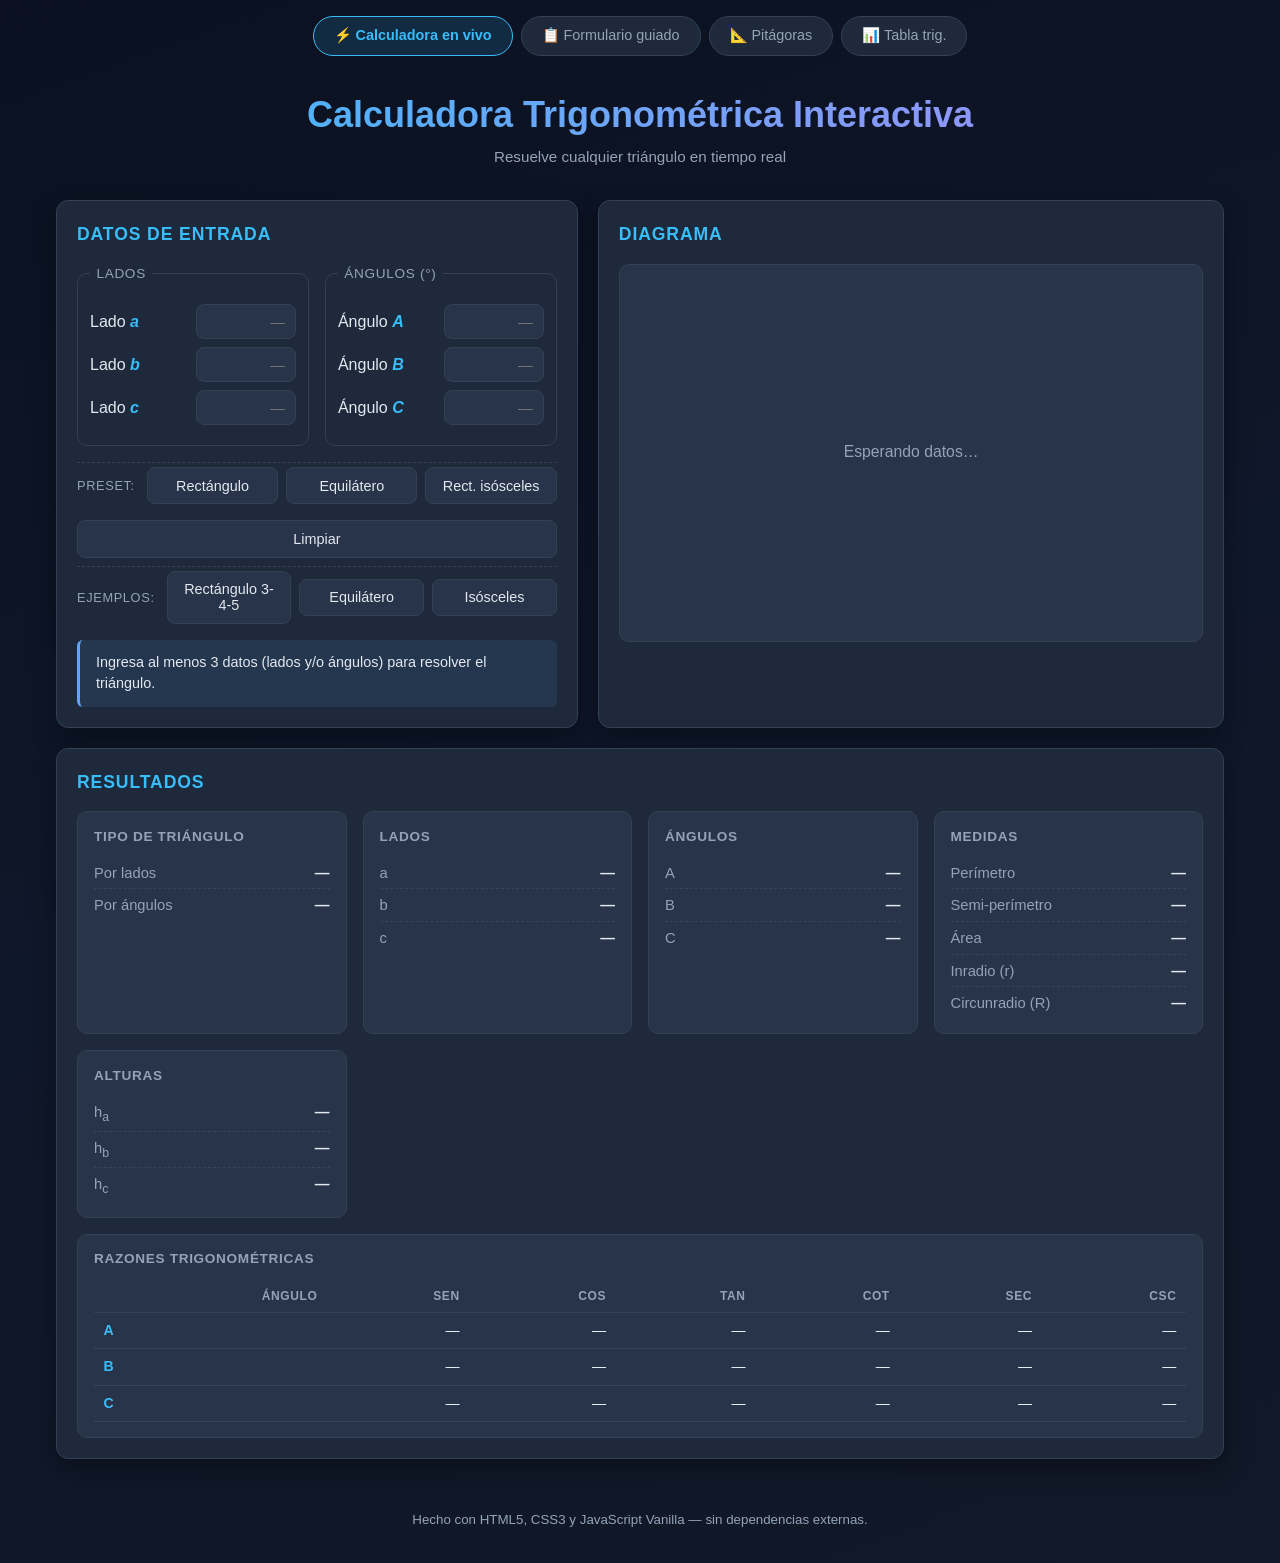
<file: index.html>
<!DOCTYPE html>
<html lang="es">
<head>
    <meta charset="UTF-8">
    <meta name="viewport" content="width=device-width, initial-scale=1.0">
    <title>Calculadora Trigonométrica Interactiva</title>
    <link rel="stylesheet" href="styles.css">
</head>
<body>
    <nav class="app-nav">
        <a href="index.html" class="nav-link active">⚡ Calculadora en vivo</a>
        <a href="formulario.html" class="nav-link">📋 Formulario guiado</a>
        <a href="pitagoras.html" class="nav-link">📐 Pitágoras</a>
        <a href="tabla.html" class="nav-link">📊 Tabla trig.</a>
    </nav>

    <header class="app-header">
        <h1>Calculadora Trigonométrica Interactiva</h1>
        <p class="subtitle">Resuelve cualquier triángulo en tiempo real</p>
    </header>

    <main class="app-main">
        <!-- Panel de entrada -->
        <section class="panel input-panel" aria-labelledby="input-title">
            <h2 id="input-title">Datos de Entrada</h2>

            <div class="input-grid">
                <fieldset class="input-group">
                    <legend>Lados</legend>
                    <label>
                        <span>Lado <em>a</em></span>
                        <input type="number" id="side-a" step="any" min="0" placeholder="—" inputmode="decimal">
                    </label>
                    <label>
                        <span>Lado <em>b</em></span>
                        <input type="number" id="side-b" step="any" min="0" placeholder="—" inputmode="decimal">
                    </label>
                    <label>
                        <span>Lado <em>c</em></span>
                        <input type="number" id="side-c" step="any" min="0" placeholder="—" inputmode="decimal">
                    </label>
                </fieldset>

                <fieldset class="input-group">
                    <legend>Ángulos (°)</legend>
                    <label>
                        <span>Ángulo <em>A</em></span>
                        <input type="number" id="angle-A" step="any" min="0" max="180" placeholder="—" inputmode="decimal">
                    </label>
                    <label>
                        <span>Ángulo <em>B</em></span>
                        <input type="number" id="angle-B" step="any" min="0" max="180" placeholder="—" inputmode="decimal">
                    </label>
                    <label>
                        <span>Ángulo <em>C</em></span>
                        <input type="number" id="angle-C" step="any" min="0" max="180" placeholder="—" inputmode="decimal">
                    </label>
                </fieldset>
            </div>

            <div class="actions type-presets">
                <span class="actions-label">Preset:</span>
                <button type="button" id="btn-type-right" title="Fija C = 90° (triángulo rectángulo)">Rectángulo</button>
                <button type="button" id="btn-type-equi" title="Fija A = B = C = 60° (triángulo equilátero)">Equilátero</button>
                <button type="button" id="btn-type-iso45" title="Fija A = B = 45°, C = 90°">Rect. isósceles</button>
            </div>

            <div class="actions">
                <button type="button" id="btn-clear">Limpiar</button>
            </div>

            <div class="actions example-presets">
                <span class="actions-label">Ejemplos:</span>
                <button type="button" id="btn-example" title="Triángulo rectángulo con catetos 3 y 4">Rectángulo 3-4-5</button>
                <button type="button" id="btn-example-equi" title="Triángulo equilátero con lado 6">Equilátero</button>
                <button type="button" id="btn-example-iso" title="Triángulo isósceles con a = b = 5, c = 6">Isósceles</button>
            </div>

            <div class="status-message" id="status-message" role="status" aria-live="polite">
                Ingresa al menos 3 datos para resolver el triángulo.
            </div>
        </section>

        <!-- Diagrama -->
        <section class="panel diagram-panel" aria-labelledby="diagram-title">
            <h2 id="diagram-title">Diagrama</h2>
            <div class="svg-container">
                <svg id="triangle-svg" viewBox="0 0 400 320" xmlns="http://www.w3.org/2000/svg" role="img" aria-label="Diagrama del triángulo">
                    <g id="svg-triangle"></g>
                </svg>
            </div>
        </section>

        <!-- Resultados -->
        <section class="panel results-panel" aria-labelledby="results-title">
            <h2 id="results-title">Resultados</h2>

            <div class="results-grid">
                <div class="result-card">
                    <h3>Tipo de triángulo</h3>
                    <ul class="result-list">
                        <li><span class="label">Por lados</span><span class="value" id="r-type-sides">—</span></li>
                        <li><span class="label">Por ángulos</span><span class="value" id="r-type-angles">—</span></li>
                    </ul>
                    <div class="right-info" id="r-right-info" hidden></div>
                </div>

                <div class="result-card">
                    <h3>Lados</h3>
                    <ul class="result-list">
                        <li><span class="label">a</span><span class="value" id="r-side-a">—</span></li>
                        <li><span class="label">b</span><span class="value" id="r-side-b">—</span></li>
                        <li><span class="label">c</span><span class="value" id="r-side-c">—</span></li>
                    </ul>
                </div>

                <div class="result-card">
                    <h3>Ángulos</h3>
                    <ul class="result-list">
                        <li><span class="label">A</span><span class="value" id="r-angle-A">—</span></li>
                        <li><span class="label">B</span><span class="value" id="r-angle-B">—</span></li>
                        <li><span class="label">C</span><span class="value" id="r-angle-C">—</span></li>
                    </ul>
                </div>

                <div class="result-card">
                    <h3>Medidas</h3>
                    <ul class="result-list">
                        <li><span class="label">Perímetro</span><span class="value" id="r-perimeter">—</span></li>
                        <li><span class="label">Semi-perímetro</span><span class="value" id="r-semi">—</span></li>
                        <li><span class="label">Área</span><span class="value" id="r-area">—</span></li>
                        <li><span class="label">Inradio (r)</span><span class="value" id="r-inradius">—</span></li>
                        <li><span class="label">Circunradio (R)</span><span class="value" id="r-circumradius">—</span></li>
                    </ul>
                </div>

                <div class="result-card">
                    <h3>Alturas</h3>
                    <ul class="result-list">
                        <li><span class="label">h<sub>a</sub></span><span class="value" id="r-h-a">—</span></li>
                        <li><span class="label">h<sub>b</sub></span><span class="value" id="r-h-b">—</span></li>
                        <li><span class="label">h<sub>c</sub></span><span class="value" id="r-h-c">—</span></li>
                    </ul>
                </div>

                <div class="result-card wide">
                    <h3>Razones Trigonométricas</h3>
                    <div class="trig-table-wrapper">
                        <table class="trig-table">
                            <thead>
                                <tr>
                                    <th>Ángulo</th>
                                    <th>sen</th>
                                    <th>cos</th>
                                    <th>tan</th>
                                    <th>cot</th>
                                    <th>sec</th>
                                    <th>csc</th>
                                </tr>
                            </thead>
                            <tbody id="trig-tbody">
                                <tr>
                                    <th>A</th>
                                    <td id="t-A-sen">—</td>
                                    <td id="t-A-cos">—</td>
                                    <td id="t-A-tan">—</td>
                                    <td id="t-A-cot">—</td>
                                    <td id="t-A-sec">—</td>
                                    <td id="t-A-csc">—</td>
                                </tr>
                                <tr>
                                    <th>B</th>
                                    <td id="t-B-sen">—</td>
                                    <td id="t-B-cos">—</td>
                                    <td id="t-B-tan">—</td>
                                    <td id="t-B-cot">—</td>
                                    <td id="t-B-sec">—</td>
                                    <td id="t-B-csc">—</td>
                                </tr>
                                <tr>
                                    <th>C</th>
                                    <td id="t-C-sen">—</td>
                                    <td id="t-C-cos">—</td>
                                    <td id="t-C-tan">—</td>
                                    <td id="t-C-cot">—</td>
                                    <td id="t-C-sec">—</td>
                                    <td id="t-C-csc">—</td>
                                </tr>
                            </tbody>
                        </table>
                    </div>
                </div>
            </div>
        </section>
    </main>

    <footer class="app-footer">
        <small>Hecho con HTML5, CSS3 y JavaScript Vanilla — sin dependencias externas.</small>
    </footer>

    <script src="solver.js"></script>
    <script src="calculator.js"></script>
</body>
</html>
</file>
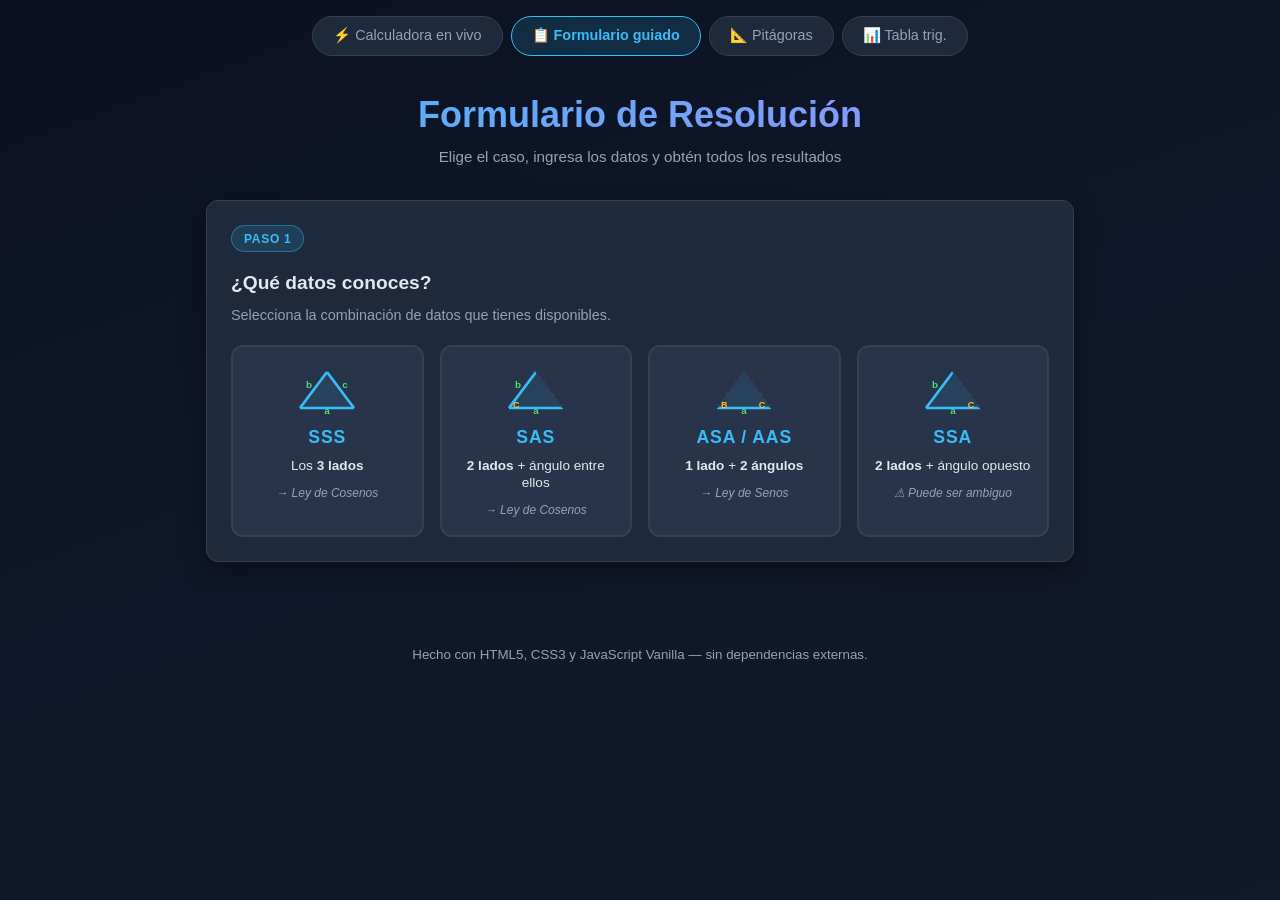
<file: formulario.html>
<!DOCTYPE html>
<html lang="es">
<head>
    <meta charset="UTF-8">
    <meta name="viewport" content="width=device-width, initial-scale=1.0">
    <title>Formulario — Calculadora Trigonométrica</title>
    <link rel="stylesheet" href="styles.css">
    <link rel="stylesheet" href="formulario.css">
</head>
<body>
    <nav class="app-nav">
        <a href="index.html" class="nav-link">⚡ Calculadora en vivo</a>
        <a href="formulario.html" class="nav-link active">📋 Formulario guiado</a>
        <a href="pitagoras.html" class="nav-link">📐 Pitágoras</a>
        <a href="tabla.html" class="nav-link">📊 Tabla trig.</a>
    </nav>

    <header class="app-header">
        <h1>Formulario de Resolución</h1>
        <p class="subtitle">Elige el caso, ingresa los datos y obtén todos los resultados</p>
    </header>

    <main class="form-main">

        <!-- ── Paso 1: Selector de caso ─────────────────── -->
        <section class="form-section">
            <div class="step-badge">Paso 1</div>
            <h2>¿Qué datos conoces?</h2>
            <p class="step-hint">Selecciona la combinación de datos que tienes disponibles.</p>

            <div class="case-grid">

                <label class="case-card" data-case="SSS">
                    <input type="radio" name="caso" value="SSS">
                    <div class="case-icon">
                        <svg viewBox="0 0 80 60" class="mini-tri">
                            <polygon points="10,50 70,50 40,10" class="mt-fill"/>
                            <line x1="10" y1="50" x2="70" y2="50" class="mt-known"/>
                            <line x1="10" y1="50" x2="40" y2="10" class="mt-known"/>
                            <line x1="70" y1="50" x2="40" y2="10" class="mt-known"/>
                            <text x="40" y="57" class="mt-lbl">a</text>
                            <text x="20" y="28" class="mt-lbl">b</text>
                            <text x="60" y="28" class="mt-lbl">c</text>
                        </svg>
                    </div>
                    <div class="case-title">SSS</div>
                    <div class="case-desc">Los <strong>3 lados</strong></div>
                    <div class="case-law">→ Ley de Cosenos</div>
                </label>

                <label class="case-card" data-case="SAS">
                    <input type="radio" name="caso" value="SAS">
                    <div class="case-icon">
                        <svg viewBox="0 0 80 60" class="mini-tri">
                            <polygon points="10,50 70,50 40,10" class="mt-fill"/>
                            <line x1="10" y1="50" x2="70" y2="50" class="mt-known"/>
                            <line x1="10" y1="50" x2="40" y2="10" class="mt-known"/>
                            <line x1="70" y1="50" x2="40" y2="10" class="mt-unknown"/>
                            <text x="40" y="57" class="mt-lbl">a</text>
                            <text x="20" y="28" class="mt-lbl">b</text>
                            <text x="18" y="50" class="mt-lbl-ang">C</text>
                        </svg>
                    </div>
                    <div class="case-title">SAS</div>
                    <div class="case-desc"><strong>2 lados</strong> + ángulo entre ellos</div>
                    <div class="case-law">→ Ley de Cosenos</div>
                </label>

                <label class="case-card" data-case="ASA">
                    <input type="radio" name="caso" value="ASA">
                    <div class="case-icon">
                        <svg viewBox="0 0 80 60" class="mini-tri">
                            <polygon points="10,50 70,50 40,10" class="mt-fill"/>
                            <line x1="10" y1="50" x2="70" y2="50" class="mt-known"/>
                            <line x1="10" y1="50" x2="40" y2="10" class="mt-unknown"/>
                            <line x1="70" y1="50" x2="40" y2="10" class="mt-unknown"/>
                            <text x="40" y="57" class="mt-lbl">a</text>
                            <text x="18" y="50" class="mt-lbl-ang">B</text>
                            <text x="60" y="50" class="mt-lbl-ang">C</text>
                        </svg>
                    </div>
                    <div class="case-title">ASA / AAS</div>
                    <div class="case-desc"><strong>1 lado</strong> + <strong>2 ángulos</strong></div>
                    <div class="case-law">→ Ley de Senos</div>
                </label>

                <label class="case-card" data-case="SSA">
                    <input type="radio" name="caso" value="SSA">
                    <div class="case-icon">
                        <svg viewBox="0 0 80 60" class="mini-tri">
                            <polygon points="10,50 70,50 40,10" class="mt-fill"/>
                            <line x1="10" y1="50" x2="70" y2="50" class="mt-known"/>
                            <line x1="10" y1="50" x2="40" y2="10" class="mt-known"/>
                            <line x1="70" y1="50" x2="40" y2="10" class="mt-unknown"/>
                            <text x="40" y="57" class="mt-lbl">a</text>
                            <text x="20" y="28" class="mt-lbl">b</text>
                            <text x="60" y="50" class="mt-lbl-ang">C</text>
                        </svg>
                    </div>
                    <div class="case-title">SSA</div>
                    <div class="case-desc"><strong>2 lados</strong> + ángulo opuesto</div>
                    <div class="case-law">⚠ Puede ser ambiguo</div>
                </label>

            </div>
        </section>

        <!-- ── Paso 2: Campos dinámicos ─────────────────── -->
        <section class="form-section" id="step2" hidden>
            <div class="step-badge">Paso 2</div>
            <h2>Ingresa los datos conocidos</h2>
            <p class="step-hint" id="step2-hint"></p>

            <div class="dyn-fields" id="dyn-fields"></div>

            <button type="button" class="solve-btn" id="btn-solve">Calcular triángulo</button>
        </section>

        <!-- ── Resultados ────────────────────────────────── -->
        <section class="form-section result-section" id="result-section" hidden>
            <div class="step-badge success">Resultado</div>
            <h2>Triángulo resuelto</h2>

            <!-- Alerta / aviso -->
            <div class="result-alert" id="result-alert" hidden></div>

            <!-- Tipo + diagrama -->
            <div class="result-top">
                <div class="type-badges" id="type-badges"></div>
                <div class="result-diagram">
                    <svg id="form-svg" viewBox="0 0 380 280" xmlns="http://www.w3.org/2000/svg"></svg>
                </div>
            </div>

            <!-- Grid de valores -->
            <div class="value-grid">
                <div class="value-group">
                    <h3>Lados</h3>
                    <div class="value-row"><span class="vr-label">a</span><span class="vr-val" id="fr-a">—</span></div>
                    <div class="value-row"><span class="vr-label">b</span><span class="vr-val" id="fr-b">—</span></div>
                    <div class="value-row"><span class="vr-label">c</span><span class="vr-val" id="fr-c">—</span></div>
                </div>
                <div class="value-group">
                    <h3>Ángulos</h3>
                    <div class="value-row"><span class="vr-label">A</span><span class="vr-val" id="fr-A">—</span></div>
                    <div class="value-row"><span class="vr-label">B</span><span class="vr-val" id="fr-B">—</span></div>
                    <div class="value-row"><span class="vr-label">C</span><span class="vr-val" id="fr-C">—</span></div>
                </div>
                <div class="value-group">
                    <h3>Medidas</h3>
                    <div class="value-row"><span class="vr-label">Perímetro</span><span class="vr-val" id="fr-per">—</span></div>
                    <div class="value-row"><span class="vr-label">Semiperímetro</span><span class="vr-val" id="fr-semi">—</span></div>
                    <div class="value-row"><span class="vr-label">Área</span><span class="vr-val" id="fr-area">—</span></div>
                    <div class="value-row"><span class="vr-label">Inradio (r)</span><span class="vr-val" id="fr-inr">—</span></div>
                    <div class="value-row"><span class="vr-label">Circunradio (R)</span><span class="vr-val" id="fr-cir">—</span></div>
                </div>
                <div class="value-group">
                    <h3>Alturas</h3>
                    <div class="value-row"><span class="vr-label">h<sub>a</sub></span><span class="vr-val" id="fr-ha">—</span></div>
                    <div class="value-row"><span class="vr-label">h<sub>b</sub></span><span class="vr-val" id="fr-hb">—</span></div>
                    <div class="value-row"><span class="vr-label">h<sub>c</sub></span><span class="vr-val" id="fr-hc">—</span></div>
                </div>
            </div>

            <!-- Info hipotenusa (si rectángulo) -->
            <div class="hyp-info" id="fr-hyp-info" hidden></div>

            <!-- ── DESARROLLO / PROCEDIMIENTO ──────────────── -->
            <div class="dev-section" id="dev-section">
                <button class="dev-toggle" id="dev-toggle" type="button">
                    <span>📐 Ver desarrollo paso a paso</span>
                    <span class="dev-arrow" id="dev-arrow">▼</span>
                </button>
                <div class="dev-body" id="dev-body" hidden></div>
            </div>

            <!-- Método (badge pequeño debajo del desarrollo) -->
            <div class="method-box" id="method-box"></div>

            <!-- Tabla trigonométrica -->
            <div class="trig-section">
                <h3>Razones Trigonométricas</h3>
                <div class="trig-table-wrapper">
                    <table class="trig-table">
                        <thead>
                            <tr>
                                <th>Ángulo</th>
                                <th>Valor</th>
                                <th>sen</th>
                                <th>cos</th>
                                <th>tan</th>
                                <th>cot</th>
                                <th>sec</th>
                                <th>csc</th>
                            </tr>
                        </thead>
                        <tbody>
                            <tr>
                                <th>A</th>
                                <td id="ff-A-val">—</td>
                                <td id="ff-A-sen">—</td>
                                <td id="ff-A-cos">—</td>
                                <td id="ff-A-tan">—</td>
                                <td id="ff-A-cot">—</td>
                                <td id="ff-A-sec">—</td>
                                <td id="ff-A-csc">—</td>
                            </tr>
                            <tr>
                                <th>B</th>
                                <td id="ff-B-val">—</td>
                                <td id="ff-B-sen">—</td>
                                <td id="ff-B-cos">—</td>
                                <td id="ff-B-tan">—</td>
                                <td id="ff-B-cot">—</td>
                                <td id="ff-B-sec">—</td>
                                <td id="ff-B-csc">—</td>
                            </tr>
                            <tr>
                                <th>C</th>
                                <td id="ff-C-val">—</td>
                                <td id="ff-C-sen">—</td>
                                <td id="ff-C-cos">—</td>
                                <td id="ff-C-tan">—</td>
                                <td id="ff-C-cot">—</td>
                                <td id="ff-C-sec">—</td>
                                <td id="ff-C-csc">—</td>
                            </tr>
                        </tbody>
                    </table>
                </div>
            </div>

            <div class="form-actions">
                <button type="button" id="btn-reset" class="reset-btn">← Nuevo cálculo</button>
            </div>
        </section>

        <!-- ── Error ─────────────────────────────────────── -->
        <div class="error-box" id="error-box" hidden></div>

    </main>

    <footer class="app-footer">
        <small>Hecho con HTML5, CSS3 y JavaScript Vanilla — sin dependencias externas.</small>
    </footer>

    <script src="solver.js"></script>
    <script src="formulario.js"></script>
</body>
</html>
</file>
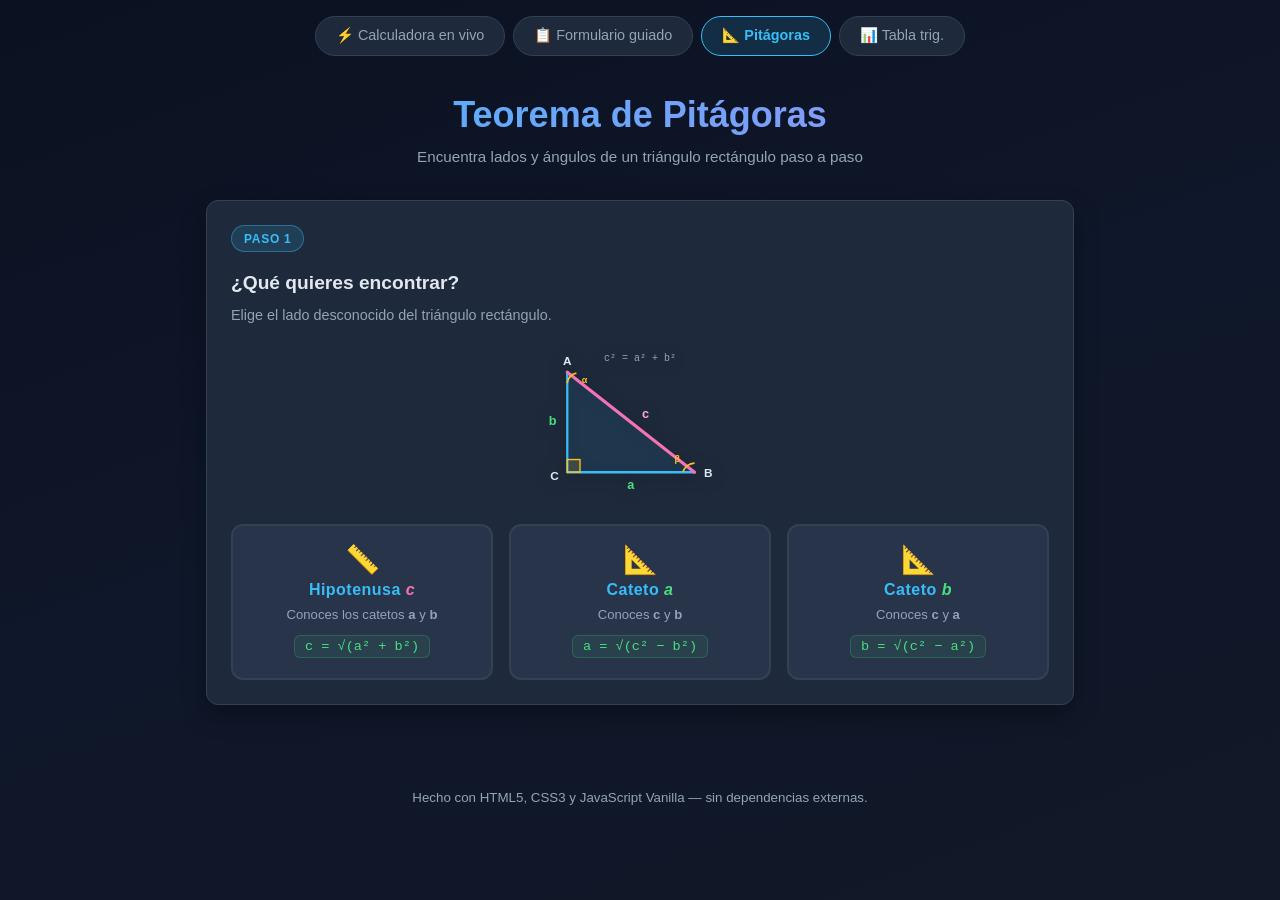
<file: pitagoras.html>
<!DOCTYPE html>
<html lang="es">
<head>
    <meta charset="UTF-8">
    <meta name="viewport" content="width=device-width, initial-scale=1.0">
    <title>Teorema de Pitágoras — Calculadora Trigonométrica</title>
    <link rel="stylesheet" href="styles.css">
    <link rel="stylesheet" href="formulario.css">
    <link rel="stylesheet" href="pitagoras.css">
</head>
<body>
    <nav class="app-nav">
        <a href="index.html" class="nav-link">⚡ Calculadora en vivo</a>
        <a href="formulario.html" class="nav-link">📋 Formulario guiado</a>
        <a href="pitagoras.html" class="nav-link active">📐 Pitágoras</a>
        <a href="tabla.html" class="nav-link">📊 Tabla trig.</a>
    </nav>

    <header class="app-header">
        <h1>Teorema de Pitágoras</h1>
        <p class="subtitle">Encuentra lados y ángulos de un triángulo rectángulo paso a paso</p>
    </header>

    <main class="form-main">

        <!-- ── Paso 1: Selector de modo ─────────────────────── -->
        <section class="form-section">
            <div class="step-badge">Paso 1</div>
            <h2>¿Qué quieres encontrar?</h2>
            <p class="step-hint">Elige el lado desconocido del triángulo rectángulo.</p>

            <!-- Diagrama de referencia -->
            <div class="pit-ref">
                <svg viewBox="0 0 220 170" xmlns="http://www.w3.org/2000/svg" aria-label="Triángulo rectángulo de referencia">
                    <!-- Relleno -->
                    <polygon points="30,140 170,140 30,30" fill="rgba(56,189,248,0.1)"/>
                    <!-- Lados -->
                    <line x1="30" y1="140" x2="170" y2="140" stroke="#38bdf8" stroke-width="2.5" stroke-linecap="round"/>
                    <line x1="30" y1="30"  x2="30"  y2="140" stroke="#38bdf8" stroke-width="2.5" stroke-linecap="round"/>
                    <line x1="30" y1="30"  x2="170" y2="140" stroke="#f472b6" stroke-width="3.5" stroke-linecap="round"/>
                    <!-- Cuadrado ángulo recto -->
                    <rect x="30" y="126" width="14" height="14" fill="rgba(251,191,36,0.15)" stroke="#fbbf24" stroke-width="1.5"/>
                    <!-- Etiquetas de lados -->
                    <text x="100" y="158" fill="#4ade80" font-size="14" font-weight="700" text-anchor="middle" font-family="inherit">a</text>
                    <text x="14"  y="88"  fill="#4ade80" font-size="14" font-weight="700" text-anchor="middle" font-family="inherit">b</text>
                    <text x="116" y="80"  fill="#f9a8d4" font-size="14" font-weight="700" text-anchor="middle" font-family="inherit">c</text>
                    <!-- Etiquetas de vértices -->
                    <text x="30"  y="22"  fill="#e2e8f0" font-size="13" font-weight="700" text-anchor="middle" font-family="inherit">A</text>
                    <text x="185" y="145" fill="#e2e8f0" font-size="13" font-weight="700" text-anchor="middle" font-family="inherit">B</text>
                    <text x="16"  y="148" fill="#e2e8f0" font-size="13" font-weight="700" text-anchor="middle" font-family="inherit">C</text>
                    <!-- Arco ángulo A -->
                    <path d="M 30 42 A 12 12 0 0 1 40 31" fill="none" stroke="#fbbf24" stroke-width="1.8"/>
                    <text x="46" y="42" fill="#fbbf24" font-size="10" font-weight="600" font-family="inherit">α</text>
                    <!-- Arco ángulo B -->
                    <path d="M 157 140 A 14 14 0 0 1 170 130" fill="none" stroke="#fbbf24" stroke-width="1.8"/>
                    <text x="148" y="129" fill="#fbbf24" font-size="10" font-weight="600" font-family="inherit">β</text>
                    <!-- Fórmula -->
                    <text x="110" y="18" fill="#94a3b8" font-size="11" text-anchor="middle" font-family="'Courier New', monospace">c² = a² + b²</text>
                </svg>
            </div>

            <div class="mode-grid">

                <button class="mode-card" data-mode="hyp" type="button">
                    <span class="mode-icon">📏</span>
                    <span class="mode-title find-hyp">Hipotenusa <em>c</em></span>
                    <span class="mode-desc">Conoces los catetos <strong>a</strong> y <strong>b</strong></span>
                    <span class="mode-formula">c = √(a² + b²)</span>
                </button>

                <button class="mode-card" data-mode="cata" type="button">
                    <span class="mode-icon">📐</span>
                    <span class="mode-title find-cat">Cateto <em>a</em></span>
                    <span class="mode-desc">Conoces <strong>c</strong> y <strong>b</strong></span>
                    <span class="mode-formula">a = √(c² − b²)</span>
                </button>

                <button class="mode-card" data-mode="catb" type="button">
                    <span class="mode-icon">📐</span>
                    <span class="mode-title find-cat">Cateto <em>b</em></span>
                    <span class="mode-desc">Conoces <strong>c</strong> y <strong>a</strong></span>
                    <span class="mode-formula">b = √(c² − a²)</span>
                </button>

            </div>
        </section>

        <!-- ── Paso 2: Ingreso de datos ──────────────────────── -->
        <section class="form-section" id="step2" hidden>
            <div class="step-badge">Paso 2</div>
            <h2>Ingresa los datos conocidos</h2>
            <p class="step-hint">
                Fórmula: <code id="mode-formula" class="pit-formula"></code>
            </p>

            <div class="dyn-fields" id="dyn-fields"></div>

            <button type="button" class="solve-btn" id="btn-solve" disabled>Calcular</button>
        </section>

        <!-- ── Resultados ─────────────────────────────────────── -->
        <section class="form-section result-section" id="result-section" hidden>
            <div class="step-badge success">Resultado</div>
            <h2>Triángulo resuelto</h2>

            <!-- Tipo + diagrama -->
            <div class="result-top">
                <div class="type-badges">
                    <span class="type-badge angles">Rectángulo</span>
                    <span class="type-badge sides" id="rp-type-sides">Escaleno</span>
                    <div class="hyp-info" style="margin-top:0.5rem;">
                        <strong>Hipotenusa:</strong> lado <strong>c</strong><br>
                        <strong>Ángulo recto:</strong> vértice <strong>C = 90°</strong>
                    </div>
                </div>
                <div class="result-diagram">
                    <svg id="pit-svg" viewBox="0 0 380 280" xmlns="http://www.w3.org/2000/svg"></svg>
                </div>
            </div>

            <!-- Grid de valores -->
            <div class="value-grid">
                <div class="value-group">
                    <h3>Lados</h3>
                    <div class="value-row" id="row-a"><span class="vr-label">a (cateto)</span><span class="vr-val rp-val" id="rp-a">—</span></div>
                    <div class="value-row" id="row-b"><span class="vr-label">b (cateto)</span><span class="vr-val rp-val" id="rp-b">—</span></div>
                    <div class="value-row is-hyp"><span class="vr-label">c</span><span class="vr-val hyp" id="rp-c">—</span></div>
                </div>
                <div class="value-group">
                    <h3>Ángulos</h3>
                    <div class="value-row"><span class="vr-label">A</span><span class="vr-val computed" id="rp-A">—</span></div>
                    <div class="value-row"><span class="vr-label">B</span><span class="vr-val computed" id="rp-B">—</span></div>
                    <div class="value-row"><span class="vr-label">C (recto)</span><span class="vr-val" style="color:var(--warning)">90°</span></div>
                </div>
                <div class="value-group">
                    <h3>Medidas</h3>
                    <div class="value-row"><span class="vr-label">Área</span><span class="vr-val" id="rp-area">—</span></div>
                    <div class="value-row"><span class="vr-label">Perímetro</span><span class="vr-val" id="rp-per">—</span></div>
                    <div class="value-row"><span class="vr-label">Semiperímetro</span><span class="vr-val" id="rp-semi">—</span></div>
                    <div class="value-row"><span class="vr-label">Inradio (r)</span><span class="vr-val" id="rp-inr">—</span></div>
                    <div class="value-row"><span class="vr-label">Circunradio (R)</span><span class="vr-val" id="rp-cir">—</span></div>
                </div>
                <div class="value-group">
                    <h3>Alturas</h3>
                    <div class="value-row"><span class="vr-label">h<sub>a</sub></span><span class="vr-val" id="rp-ha">—</span></div>
                    <div class="value-row"><span class="vr-label">h<sub>b</sub></span><span class="vr-val" id="rp-hb">—</span></div>
                    <div class="value-row"><span class="vr-label">h<sub>c</sub></span><span class="vr-val" id="rp-hc">—</span></div>
                </div>
            </div>

            <!-- Acordeón de desarrollo -->
            <div class="dev-section" id="dev-section">
                <button class="dev-toggle" id="dev-toggle" type="button">
                    <span>📐 Ver desarrollo paso a paso</span>
                    <span class="dev-arrow" id="dev-arrow">▼</span>
                </button>
                <div class="dev-body" id="dev-body" hidden></div>
            </div>

            <!-- Tabla trigonométrica -->
            <div class="trig-section">
                <h3>Razones Trigonométricas</h3>
                <div class="trig-table-wrapper">
                    <table class="trig-table">
                        <thead>
                            <tr>
                                <th>Ángulo</th>
                                <th>Valor</th>
                                <th>sen</th>
                                <th>cos</th>
                                <th>tan</th>
                                <th>cot</th>
                                <th>sec</th>
                                <th>csc</th>
                            </tr>
                        </thead>
                        <tbody>
                            <tr>
                                <th>A</th>
                                <td id="tp-A-val">—</td>
                                <td id="tp-A-sen">—</td>
                                <td id="tp-A-cos">—</td>
                                <td id="tp-A-tan">—</td>
                                <td id="tp-A-cot">—</td>
                                <td id="tp-A-sec">—</td>
                                <td id="tp-A-csc">—</td>
                            </tr>
                            <tr>
                                <th>B</th>
                                <td id="tp-B-val">—</td>
                                <td id="tp-B-sen">—</td>
                                <td id="tp-B-cos">—</td>
                                <td id="tp-B-tan">—</td>
                                <td id="tp-B-cot">—</td>
                                <td id="tp-B-sec">—</td>
                                <td id="tp-B-csc">—</td>
                            </tr>
                            <tr>
                                <th>C</th>
                                <td>90°</td>
                                <td>1</td>
                                <td>0</td>
                                <td>∞</td>
                                <td>0</td>
                                <td>∞</td>
                                <td>1</td>
                            </tr>
                        </tbody>
                    </table>
                </div>
            </div>

            <div class="form-actions">
                <button type="button" id="btn-reset" class="reset-btn">← Nuevo cálculo</button>
            </div>
        </section>

        <!-- Error -->
        <div class="error-box" id="error-box" hidden></div>

    </main>

    <footer class="app-footer">
        <small>Hecho con HTML5, CSS3 y JavaScript Vanilla — sin dependencias externas.</small>
    </footer>

    <script src="pitagoras.js"></script>
</body>
</html>
</file>
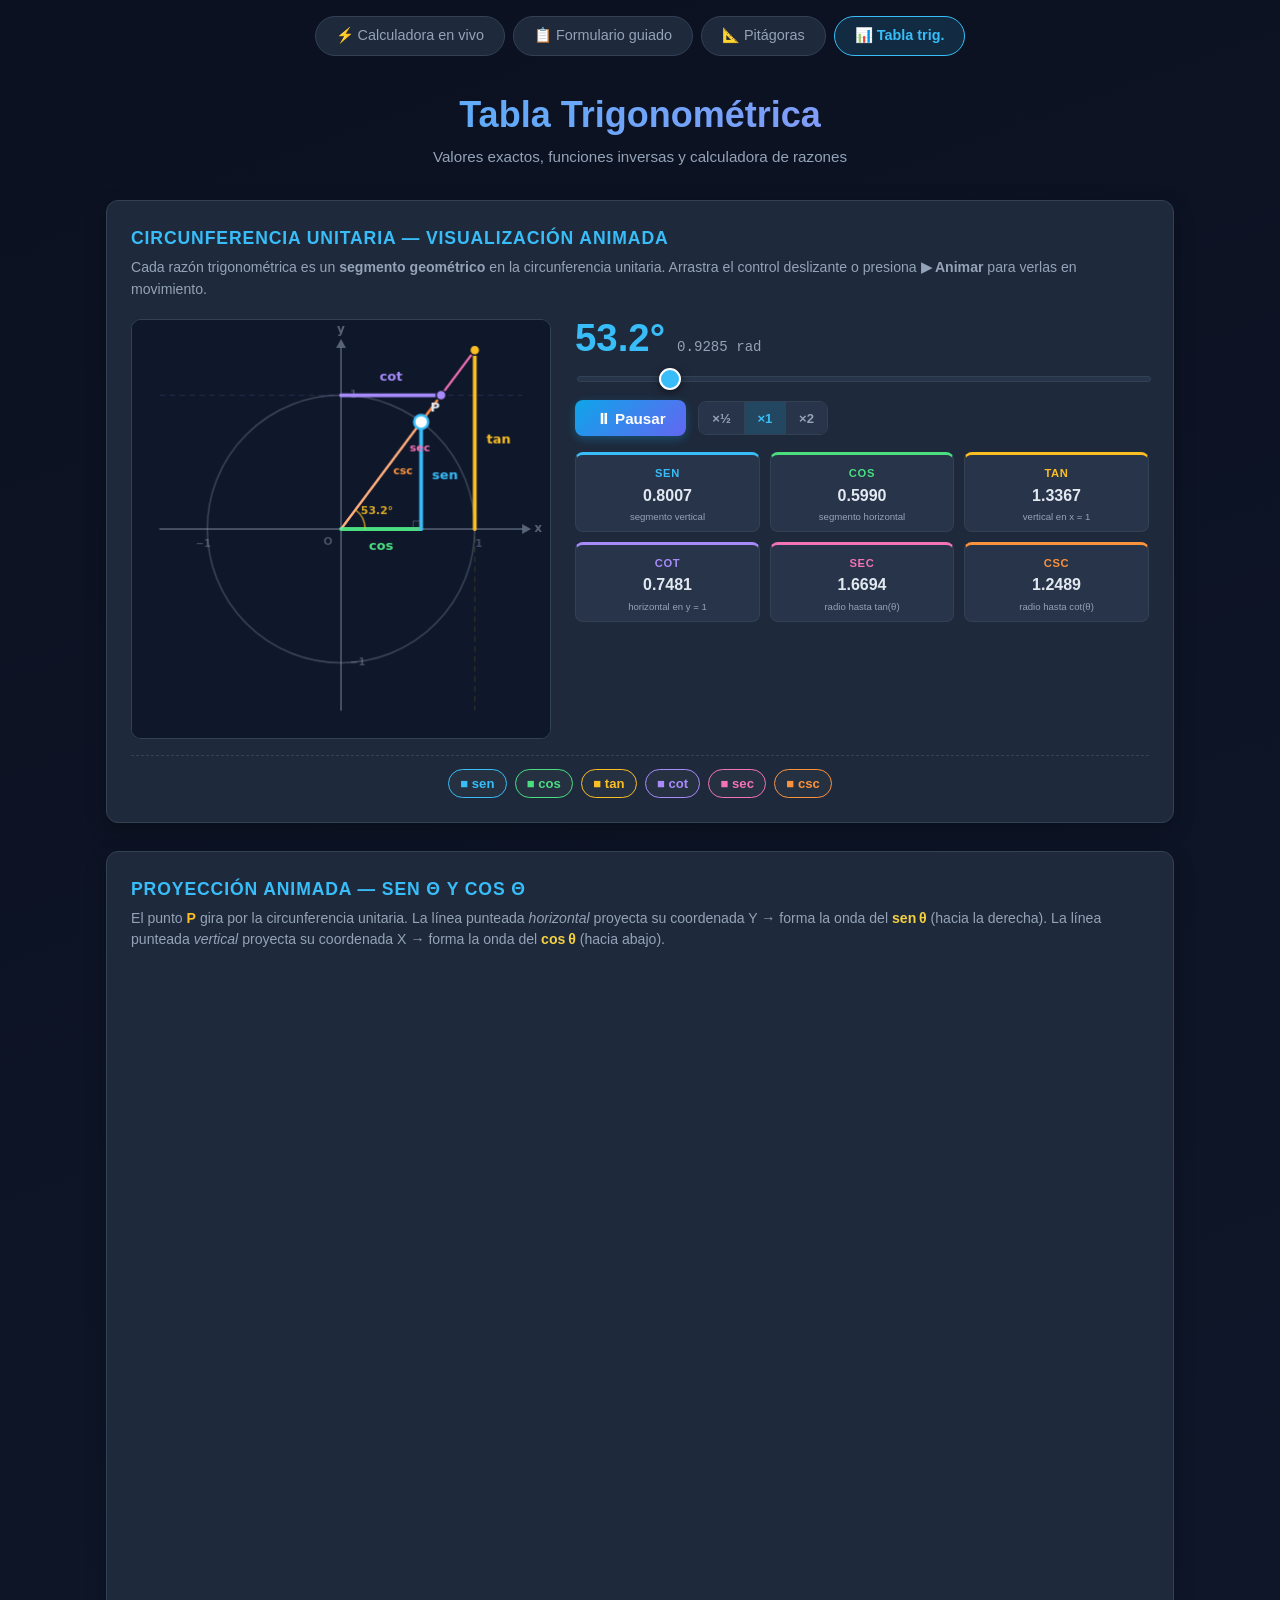
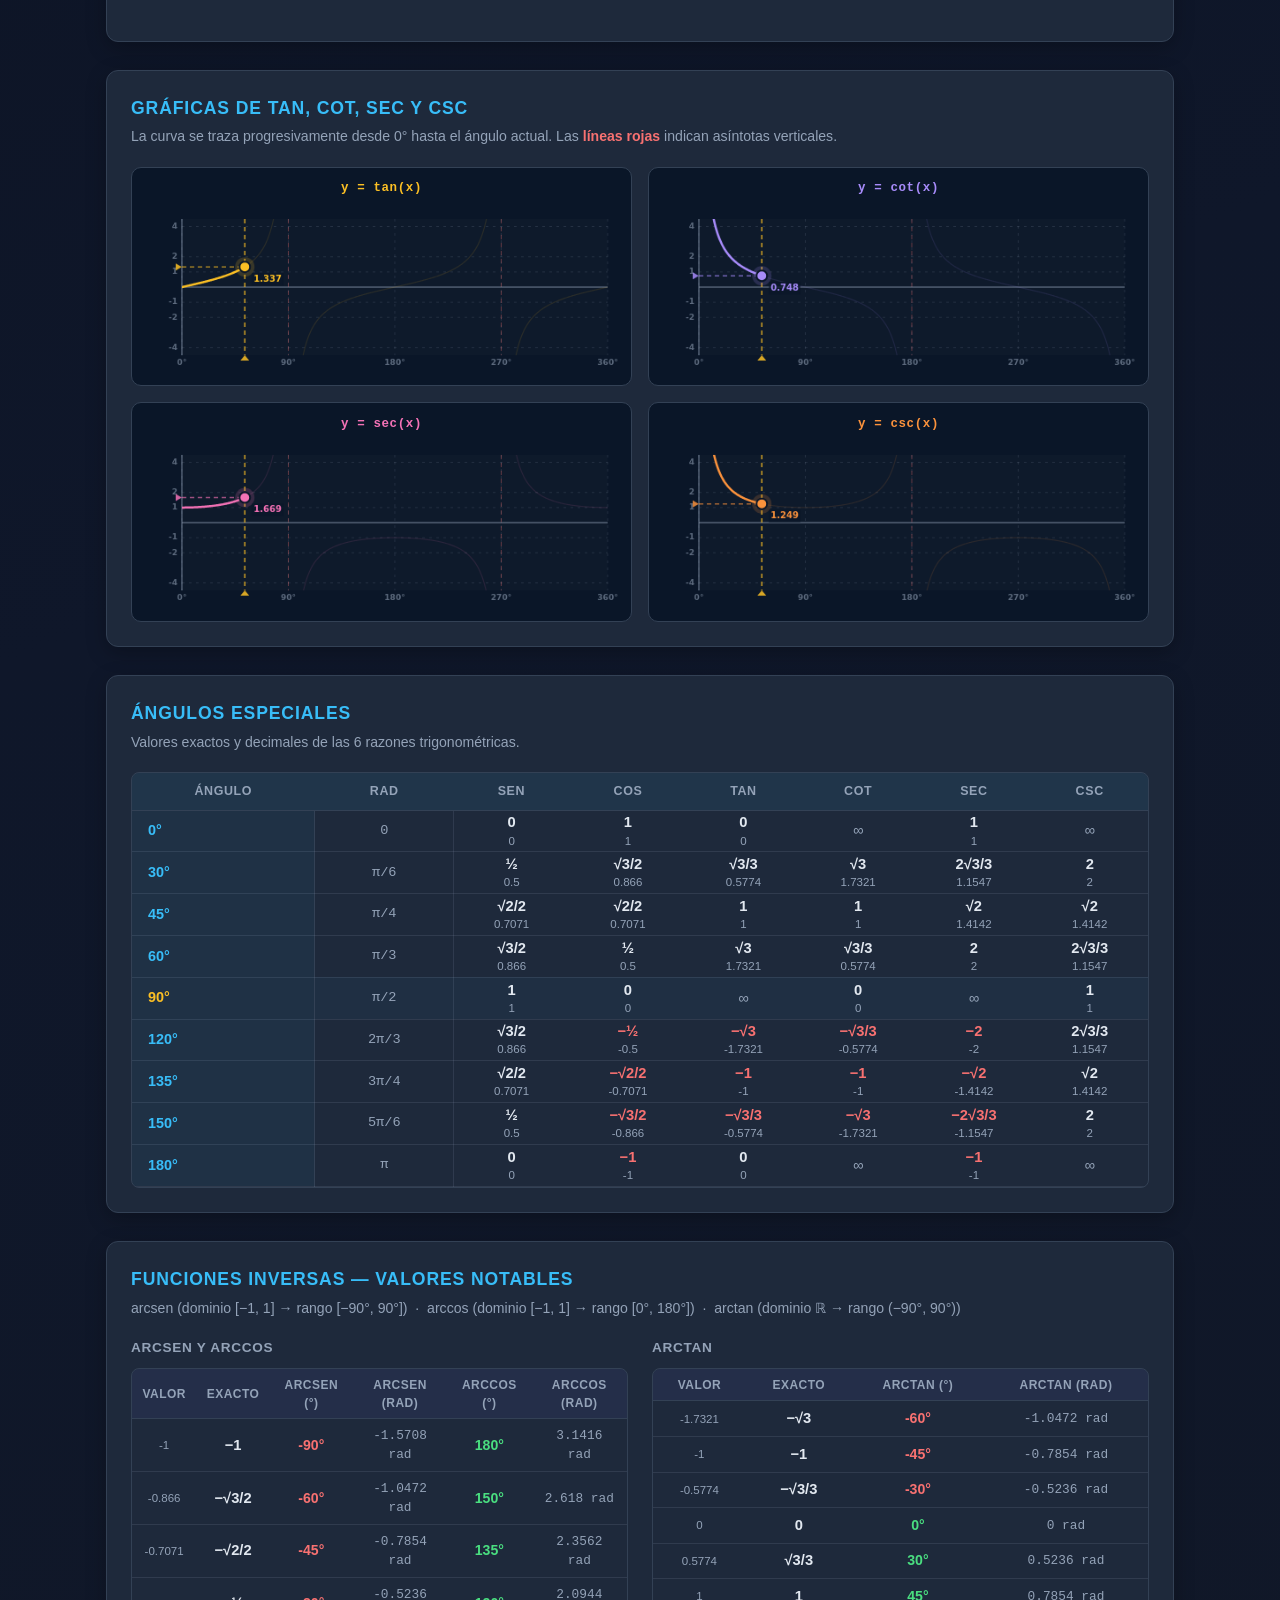
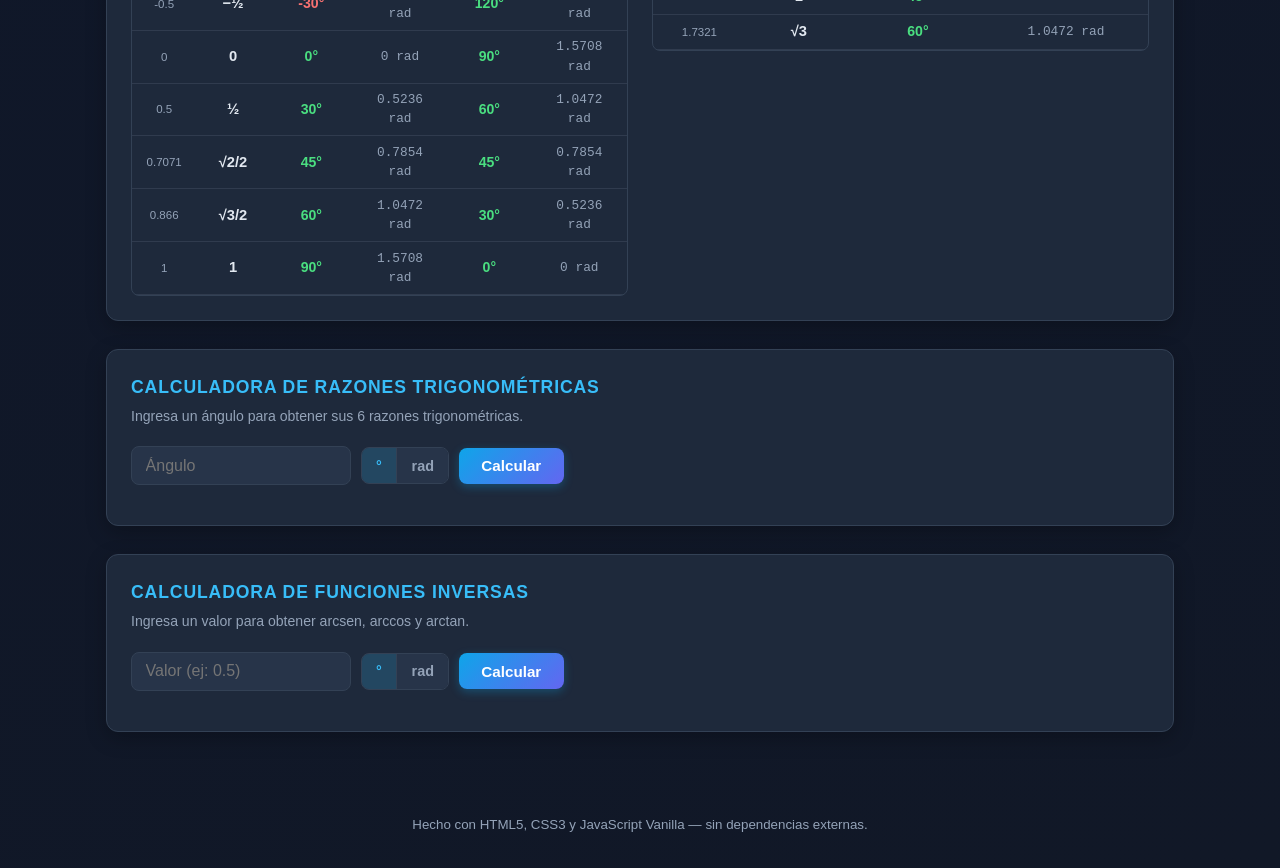
<file: tabla.html>
<!DOCTYPE html>
<html lang="es">
<head>
    <meta charset="UTF-8">
    <meta name="viewport" content="width=device-width, initial-scale=1.0">
    <title>Tabla Trigonométrica — Calculadora Trigonométrica</title>
    <link rel="stylesheet" href="styles.css">
    <link rel="stylesheet" href="tabla.css">
</head>
<body>
    <nav class="app-nav">
        <a href="index.html" class="nav-link">⚡ Calculadora en vivo</a>
        <a href="formulario.html" class="nav-link">📋 Formulario guiado</a>
        <a href="pitagoras.html" class="nav-link">📐 Pitágoras</a>
        <a href="tabla.html" class="nav-link active">📊 Tabla trig.</a>
    </nav>

    <header class="app-header">
        <h1>Tabla Trigonométrica</h1>
        <p class="subtitle">Valores exactos, funciones inversas y calculadora de razones</p>
    </header>

    <main class="tabla-main">

        <!-- ── Visualización animada ─────────────────────────── -->
        <section class="tab-section">
            <h2 class="tab-title">Circunferencia Unitaria — Visualización Animada</h2>
            <p class="tab-hint">
                Cada razón trigonométrica es un <strong>segmento geométrico</strong> en la circunferencia unitaria.
                Arrastra el control deslizante o presiona <strong>▶ Animar</strong> para verlas en movimiento.
            </p>

            <div class="anim-layout">

                <!-- Canvas de la circunferencia -->
                <div class="anim-canvas-wrap">
                    <canvas id="unit-canvas" width="420" height="420"></canvas>
                </div>

                <!-- Panel lateral: controles + tarjetas de valores -->
                <div class="anim-side">

                    <!-- Ángulo actual -->
                    <div class="anim-head">
                        <span class="anim-deg-big" id="anim-deg-big">45.0°</span>
                        <span class="anim-rad-small" id="anim-rad-small">0.7854 rad</span>
                    </div>

                    <!-- Slider -->
                    <input type="range" id="angle-slider" class="anim-slider"
                           min="0" max="359.5" step="0.5" value="45">

                    <!-- Botones -->
                    <div class="anim-btns">
                        <button id="anim-play" class="anim-play-btn" type="button">▶ Animar</button>
                        <div class="speed-pills">
                            <button class="spd-btn" data-speed="0.3" type="button">×½</button>
                            <button class="spd-btn active" data-speed="0.7" type="button">×1</button>
                            <button class="spd-btn" data-speed="1.8" type="button">×2</button>
                        </div>
                    </div>

                    <!-- Tarjetas de valores actuales -->
                    <div class="anim-val-grid">
                        <div class="avc" data-fn="sen">
                            <span class="avc-lbl">sen</span>
                            <span class="avc-num" id="v-sen">—</span>
                            <span class="avc-tip">segmento vertical</span>
                        </div>
                        <div class="avc" data-fn="cos">
                            <span class="avc-lbl">cos</span>
                            <span class="avc-num" id="v-cos">—</span>
                            <span class="avc-tip">segmento horizontal</span>
                        </div>
                        <div class="avc" data-fn="tan">
                            <span class="avc-lbl">tan</span>
                            <span class="avc-num" id="v-tan">—</span>
                            <span class="avc-tip">vertical en x = 1</span>
                        </div>
                        <div class="avc" data-fn="cot">
                            <span class="avc-lbl">cot</span>
                            <span class="avc-num" id="v-cot">—</span>
                            <span class="avc-tip">horizontal en y = 1</span>
                        </div>
                        <div class="avc" data-fn="sec">
                            <span class="avc-lbl">sec</span>
                            <span class="avc-num" id="v-sec">—</span>
                            <span class="avc-tip">radio hasta tan(θ)</span>
                        </div>
                        <div class="avc" data-fn="csc">
                            <span class="avc-lbl">csc</span>
                            <span class="avc-num" id="v-csc">—</span>
                            <span class="avc-tip">radio hasta cot(θ)</span>
                        </div>
                    </div>

                </div>
            </div>

            <!-- Leyenda de colores -->
            <div class="anim-legend">
                <span class="al-chip" data-fn="sen">■ sen</span>
                <span class="al-chip" data-fn="cos">■ cos</span>
                <span class="al-chip" data-fn="tan">■ tan</span>
                <span class="al-chip" data-fn="cot">■ cot</span>
                <span class="al-chip" data-fn="sec">■ sec</span>
                <span class="al-chip" data-fn="csc">■ csc</span>
            </div>
        </section>

        <!-- ── Proyección animada sen / cos ──────────────────── -->
        <section class="tab-section">
            <h2 class="tab-title">Proyección Animada — sen θ y cos θ</h2>
            <p class="tab-hint">
                El punto <strong style="color:#fbbf24">P</strong> gira por la circunferencia unitaria.
                La línea punteada <em>horizontal</em> proyecta su coordenada&nbsp;Y → forma la onda del <strong style="color:#f5d142">sen&thinsp;θ</strong> (hacia la derecha).
                La línea punteada <em>vertical</em> proyecta su coordenada&nbsp;X → forma la onda del <strong style="color:#f5d142">cos&thinsp;θ</strong> (hacia abajo).
            </p>
            <div class="sc-wrap">
                <canvas id="sc-canvas" width="680" height="640"></canvas>
            </div>
        </section>

        <!-- ── Gráficas de tan, cot, sec y csc ───────────────── -->
        <section class="tab-section">
            <h2 class="tab-title">Gráficas de tan, cot, sec y csc</h2>
            <p class="tab-hint">
                La curva se traza progresivamente desde 0° hasta el ángulo actual.
                Las <strong style="color:#f87171">líneas rojas</strong> indican asíntotas verticales.
            </p>
            <div class="wave-grid">
                <div class="wave-card" data-fn="tan">
                    <div class="wave-label" style="color:#fbbf24">y = tan(x)</div>
                    <canvas class="wave-canvas" id="wc-tan" width="540" height="200"></canvas>
                </div>
                <div class="wave-card" data-fn="cot">
                    <div class="wave-label" style="color:#a78bfa">y = cot(x)</div>
                    <canvas class="wave-canvas" id="wc-cot" width="540" height="200"></canvas>
                </div>
                <div class="wave-card" data-fn="sec">
                    <div class="wave-label" style="color:#f472b6">y = sec(x)</div>
                    <canvas class="wave-canvas" id="wc-sec" width="540" height="200"></canvas>
                </div>
                <div class="wave-card" data-fn="csc">
                    <div class="wave-label" style="color:#fb923c">y = csc(x)</div>
                    <canvas class="wave-canvas" id="wc-csc" width="540" height="200"></canvas>
                </div>
            </div>
        </section>

        <!-- ── Ángulos especiales ────────────────────────────── -->
        <section class="tab-section">
            <h2 class="tab-title">Ángulos Especiales</h2>
            <p class="tab-hint">Valores exactos y decimales de las 6 razones trigonométricas.</p>
            <div class="tab-scroll">
                <table class="spec-table" id="spec-table">
                    <thead>
                        <tr>
                            <th class="ang-col">Ángulo</th>
                            <th class="rad-col">rad</th>
                            <th>sen</th>
                            <th>cos</th>
                            <th>tan</th>
                            <th>cot</th>
                            <th>sec</th>
                            <th>csc</th>
                        </tr>
                    </thead>
                    <tbody id="spec-tbody"></tbody>
                </table>
            </div>
        </section>

        <!-- ── Funciones inversas ────────────────────────────── -->
        <section class="tab-section">
            <h2 class="tab-title">Funciones Inversas — Valores Notables</h2>
            <p class="tab-hint">arcsen (dominio [−1, 1] → rango [−90°, 90°]) &nbsp;·&nbsp; arccos (dominio [−1, 1] → rango [0°, 180°]) &nbsp;·&nbsp; arctan (dominio ℝ → rango (−90°, 90°))</p>

            <div class="inv-tables-wrap">
                <!-- arcsen + arccos comparten dominio -->
                <div class="inv-sub">
                    <h3 class="inv-sub-title">arcsen y arccos</h3>
                    <div class="tab-scroll">
                        <table class="inv-table" id="inv-sincos-table">
                            <thead>
                                <tr>
                                    <th>Valor</th>
                                    <th>Exacto</th>
                                    <th>arcsen (°)</th>
                                    <th>arcsen (rad)</th>
                                    <th>arccos (°)</th>
                                    <th>arccos (rad)</th>
                                </tr>
                            </thead>
                            <tbody id="inv-sincos-tbody"></tbody>
                        </table>
                    </div>
                </div>

                <!-- arctan -->
                <div class="inv-sub">
                    <h3 class="inv-sub-title">arctan</h3>
                    <div class="tab-scroll">
                        <table class="inv-table" id="inv-tan-table">
                            <thead>
                                <tr>
                                    <th>Valor</th>
                                    <th>Exacto</th>
                                    <th>arctan (°)</th>
                                    <th>arctan (rad)</th>
                                </tr>
                            </thead>
                            <tbody id="inv-tan-tbody"></tbody>
                        </table>
                    </div>
                </div>
            </div>
        </section>

        <!-- ── Calculadora de razones ─────────────────────────── -->
        <section class="tab-section">
            <h2 class="tab-title">Calculadora de Razones Trigonométricas</h2>
            <p class="tab-hint">Ingresa un ángulo para obtener sus 6 razones trigonométricas.</p>

            <div class="calc-row">
                <input type="number" id="calc-angle" step="any" placeholder="Ángulo"
                       inputmode="decimal" autocomplete="off" class="calc-input">
                <div class="unit-toggle">
                    <button class="unit-btn active" id="btn-deg" type="button">°</button>
                    <button class="unit-btn" id="btn-rad" type="button">rad</button>
                </div>
                <button class="calc-btn" id="btn-calc" type="button">Calcular</button>
            </div>
            <div class="calc-error" id="calc-error" hidden></div>
            <div id="calc-result" hidden>
                <div class="calc-angle-display" id="calc-angle-display"></div>
                <div class="ratio-grid" id="ratio-grid"></div>
            </div>
        </section>

        <!-- ── Calculadora inversa ────────────────────────────── -->
        <section class="tab-section">
            <h2 class="tab-title">Calculadora de Funciones Inversas</h2>
            <p class="tab-hint">Ingresa un valor para obtener arcsen, arccos y arctan.</p>

            <div class="calc-row">
                <input type="number" id="inv-val" step="any" placeholder="Valor (ej: 0.5)"
                       inputmode="decimal" autocomplete="off" class="calc-input">
                <div class="unit-toggle">
                    <button class="unit-btn active" id="btn-inv-deg" type="button">°</button>
                    <button class="unit-btn" id="btn-inv-rad" type="button">rad</button>
                </div>
                <button class="calc-btn" id="btn-inv-calc" type="button">Calcular</button>
            </div>
            <div class="calc-error" id="inv-error" hidden></div>
            <div id="inv-result" hidden>
                <div class="inv-card-grid" id="inv-card-grid"></div>
            </div>
        </section>

    </main>

    <footer class="app-footer">
        <small>Hecho con HTML5, CSS3 y JavaScript Vanilla — sin dependencias externas.</small>
    </footer>

    <script src="tabla.js"></script>
</body>
</html>
</file>
<file: styles.css>
/* Reset y variables */
*,
*::before,
*::after {
    box-sizing: border-box;
}

:root {
    --bg: #0f172a;
    --bg-panel: #1e293b;
    --bg-card: #273449;
    --border: #334155;
    --text: #e2e8f0;
    --text-dim: #94a3b8;
    --accent: #38bdf8;
    --accent-strong: #0ea5e9;
    --success: #4ade80;
    --warning: #fbbf24;
    --error: #f87171;
    --info: #60a5fa;
    --shadow: 0 10px 25px rgba(0, 0, 0, 0.35);
    --radius: 12px;
}

html, body {
    margin: 0;
    padding: 0;
}

body {
    font-family: -apple-system, BlinkMacSystemFont, "Segoe UI", Roboto,
        "Helvetica Neue", Arial, sans-serif;
    background: linear-gradient(160deg, #0b1120 0%, #0f172a 50%, #111827 100%);
    color: var(--text);
    min-height: 100vh;
    line-height: 1.5;
    -webkit-font-smoothing: antialiased;
}

/* Nav */
.app-nav {
    display: flex;
    justify-content: center;
    gap: 0.5rem;
    padding: 1rem 1rem 0;
}

.nav-link {
    display: inline-flex;
    align-items: center;
    gap: 0.4rem;
    padding: 0.5rem 1.25rem;
    background: var(--bg-panel);
    border: 1px solid var(--border);
    border-radius: 999px;
    color: var(--text-dim);
    text-decoration: none;
    font-size: 0.9rem;
    font-weight: 500;
    transition: all 0.15s;
}

.nav-link:hover {
    border-color: var(--accent);
    color: var(--text);
}

.nav-link.active {
    background: rgba(56, 189, 248, 0.15);
    border-color: var(--accent);
    color: var(--accent);
    font-weight: 700;
}

/* Header */
.app-header {
    text-align: center;
    padding: 2rem 1rem 1rem;
}

.app-header h1 {
    margin: 0;
    font-size: clamp(1.5rem, 3vw + 0.5rem, 2.25rem);
    background: linear-gradient(90deg, var(--accent), #a78bfa);
    -webkit-background-clip: text;
    background-clip: text;
    color: transparent;
}

.subtitle {
    margin: 0.25rem 0 0;
    color: var(--text-dim);
    font-size: 0.95rem;
}

/* Layout principal */
.app-main {
    max-width: 1200px;
    margin: 0 auto;
    padding: 1rem;
    display: grid;
    grid-template-columns: minmax(280px, 1fr) minmax(280px, 1.2fr);
    grid-template-areas:
        "input diagram"
        "results results";
    gap: 1.25rem;
}

@media (max-width: 820px) {
    .app-main {
        grid-template-columns: 1fr;
        grid-template-areas:
            "input"
            "diagram"
            "results";
    }
}

.input-panel { grid-area: input; }
.diagram-panel { grid-area: diagram; }
.results-panel { grid-area: results; }

/* Paneles */
.panel {
    background: var(--bg-panel);
    border: 1px solid var(--border);
    border-radius: var(--radius);
    padding: 1.25rem;
    box-shadow: var(--shadow);
}

.panel h2 {
    margin: 0 0 1rem;
    font-size: 1.1rem;
    color: var(--accent);
    text-transform: uppercase;
    letter-spacing: 0.05em;
}

/* Inputs */
.input-grid {
    display: grid;
    grid-template-columns: 1fr 1fr;
    gap: 1rem;
}

@media (max-width: 480px) {
    .input-grid { grid-template-columns: 1fr; }
}

.input-group {
    border: 1px solid var(--border);
    border-radius: 10px;
    padding: 0.75rem;
    margin: 0;
}

.input-group legend {
    padding: 0 0.4rem;
    color: var(--text-dim);
    font-size: 0.85rem;
    text-transform: uppercase;
    letter-spacing: 0.05em;
}

.input-group label {
    display: flex;
    align-items: center;
    justify-content: space-between;
    gap: 0.5rem;
    margin: 0.5rem 0;
}

.input-group label span em {
    font-style: italic;
    color: var(--accent);
    font-weight: 600;
}

.input-group input {
    width: 100px;
    padding: 0.5rem 0.6rem;
    background: var(--bg-card);
    border: 1px solid var(--border);
    border-radius: 8px;
    color: var(--text);
    font-size: 0.95rem;
    text-align: right;
    transition: border-color 0.15s, box-shadow 0.15s;
    -moz-appearance: textfield;
}

.input-group input::-webkit-outer-spin-button,
.input-group input::-webkit-inner-spin-button {
    -webkit-appearance: none;
    margin: 0;
}

.input-group input:focus {
    outline: none;
    border-color: var(--accent);
    box-shadow: 0 0 0 3px rgba(56, 189, 248, 0.2);
}

.input-group input.invalid {
    border-color: var(--error);
    box-shadow: 0 0 0 3px rgba(248, 113, 113, 0.2);
}

/* Acciones */
.actions {
    display: flex;
    gap: 0.5rem;
    margin-top: 1rem;
    flex-wrap: wrap;
    align-items: center;
}

.type-presets {
    margin-top: 1rem;
    padding-top: 0.25rem;
    border-top: 1px dashed rgba(148, 163, 184, 0.2);
}

.example-presets {
    margin-top: 0.5rem;
    padding-top: 0.25rem;
    border-top: 1px dashed rgba(148, 163, 184, 0.2);
}

/* Botones de ejemplo con acento verde para distinguirlos de los presets */
.example-presets button {
    background: rgba(74, 222, 128, 0.08);
    border-color: rgba(74, 222, 128, 0.35);
    color: #86efac;
}

.example-presets button:hover {
    background: #16a34a;
    border-color: #4ade80;
    color: #fff;
    transform: translateY(-1px);
}

.actions-label {
    color: var(--text-dim);
    font-size: 0.8rem;
    text-transform: uppercase;
    letter-spacing: 0.05em;
    margin-right: 0.25rem;
}

.actions button {
    flex: 1;
    min-width: 110px;
    padding: 0.6rem 1rem;
    background: var(--bg-card);
    border: 1px solid var(--border);
    border-radius: 8px;
    color: var(--text);
    cursor: pointer;
    font-size: 0.9rem;
    font-weight: 500;
    transition: all 0.15s;
}

.actions button:hover {
    background: var(--accent-strong);
    border-color: var(--accent);
    color: #fff;
    transform: translateY(-1px);
}

/* Mensaje de estado */
.status-message {
    margin-top: 1rem;
    padding: 0.75rem 1rem;
    background: rgba(96, 165, 250, 0.1);
    border-left: 3px solid var(--info);
    border-radius: 6px;
    color: var(--text);
    font-size: 0.9rem;
    min-height: 2.5rem;
}

.status-message.success {
    background: rgba(74, 222, 128, 0.1);
    border-left-color: var(--success);
}

.status-message.warning {
    background: rgba(251, 191, 36, 0.1);
    border-left-color: var(--warning);
}

.status-message.error {
    background: rgba(248, 113, 113, 0.1);
    border-left-color: var(--error);
}

/* Diagrama SVG */
.svg-container {
    background: var(--bg-card);
    border: 1px solid var(--border);
    border-radius: 10px;
    padding: 0.5rem;
    display: flex;
    justify-content: center;
    align-items: center;
    min-height: 280px;
}

#triangle-svg {
    width: 100%;
    height: auto;
    max-height: 360px;
    display: block;
}

/* Estilos de elementos SVG */
.svg-side {
    stroke: var(--accent);
    stroke-width: 2.5;
    fill: none;
    stroke-linecap: round;
    stroke-linejoin: round;
}

.svg-side.hypotenuse {
    stroke: #f472b6;
    stroke-width: 4;
}

.svg-hyp-label {
    fill: #f472b6;
    font-size: 12px;
    font-weight: 700;
    font-family: inherit;
    letter-spacing: 0.02em;
}

.svg-right-marker {
    fill: none;
    stroke: var(--warning);
    stroke-width: 2;
    stroke-linecap: square;
}

.svg-right-square {
    fill: rgba(251, 191, 36, 0.15);
    stroke: var(--warning);
    stroke-width: 1.5;
}

.svg-fill {
    fill: rgba(56, 189, 248, 0.12);
    stroke: none;
}

.svg-vertex {
    fill: var(--accent);
}

.svg-vertex-label {
    fill: var(--text);
    font-size: 16px;
    font-weight: 700;
    font-family: inherit;
}

.svg-side-label {
    fill: var(--success);
    font-size: 13px;
    font-weight: 600;
    font-family: inherit;
}

.svg-angle-arc {
    fill: none;
    stroke: var(--warning);
    stroke-width: 1.8;
}

.svg-angle-label {
    fill: var(--warning);
    font-size: 12px;
    font-weight: 600;
    font-family: inherit;
}

.svg-placeholder {
    fill: var(--text-dim);
    font-size: 14px;
    font-family: inherit;
}

/* Resultados */
.results-grid {
    display: grid;
    grid-template-columns: repeat(auto-fit, minmax(220px, 1fr));
    gap: 1rem;
}

.result-card {
    background: var(--bg-card);
    border: 1px solid var(--border);
    border-radius: 10px;
    padding: 0.9rem 1rem;
}

.result-card.wide {
    grid-column: 1 / -1;
}

.result-card h3 {
    margin: 0 0 0.6rem;
    font-size: 0.85rem;
    color: var(--text-dim);
    text-transform: uppercase;
    letter-spacing: 0.05em;
}

.result-list {
    list-style: none;
    padding: 0;
    margin: 0;
}

.result-list li {
    display: flex;
    justify-content: space-between;
    align-items: baseline;
    padding: 0.3rem 0;
    border-bottom: 1px dashed rgba(148, 163, 184, 0.15);
    font-size: 0.92rem;
}

.result-list li:last-child {
    border-bottom: none;
}

.result-list .label {
    color: var(--text-dim);
}

.result-list .value {
    font-variant-numeric: tabular-nums;
    font-weight: 600;
    color: var(--text);
}

.result-list .value.computed {
    color: var(--success);
}

.result-list .value.given {
    color: var(--accent);
}

/* Marcado especial para el lado que es la hipotenusa */
.result-list li.is-hypotenuse {
    background: rgba(244, 114, 182, 0.08);
    border-bottom-color: rgba(244, 114, 182, 0.25);
    padding-left: 0.4rem;
    padding-right: 0.4rem;
    border-radius: 6px;
    margin: 0.1rem -0.4rem;
}

.result-list li.is-hypotenuse .label::after {
    content: "hipotenusa";
    display: inline-block;
    margin-left: 0.5rem;
    padding: 0.08rem 0.5rem;
    border-radius: 999px;
    background: rgba(244, 114, 182, 0.22);
    color: #f9a8d4;
    font-size: 0.68rem;
    font-weight: 700;
    letter-spacing: 0.04em;
    text-transform: uppercase;
    vertical-align: 1px;
}

.result-list li.is-hypotenuse .value {
    color: #f9a8d4;
    font-weight: 800;
}

.right-info {
    margin-top: 0.6rem;
    padding: 0.55rem 0.75rem;
    background: rgba(244, 114, 182, 0.12);
    border-left: 3px solid #f472b6;
    border-radius: 6px;
    font-size: 0.85rem;
    line-height: 1.45;
    color: var(--text);
}

.right-info strong {
    color: #f9a8d4;
}

.right-info .pill {
    display: inline-block;
    padding: 0.05rem 0.5rem;
    border-radius: 999px;
    background: rgba(251, 191, 36, 0.2);
    color: var(--warning);
    font-weight: 700;
    font-size: 0.8rem;
    margin: 0 0.15rem;
}

/* Tabla trigonométrica */
.trig-table-wrapper {
    overflow-x: auto;
}

.trig-table {
    width: 100%;
    border-collapse: collapse;
    font-size: 0.88rem;
    font-variant-numeric: tabular-nums;
}

.trig-table th,
.trig-table td {
    padding: 0.45rem 0.6rem;
    text-align: right;
    border-bottom: 1px solid rgba(148, 163, 184, 0.15);
}

.trig-table thead th {
    color: var(--text-dim);
    font-weight: 600;
    text-transform: uppercase;
    font-size: 0.75rem;
    letter-spacing: 0.05em;
    border-bottom: 1px solid var(--border);
}

.trig-table tbody th {
    text-align: left;
    color: var(--accent);
    font-weight: 700;
}

/* Footer */
.app-footer {
    text-align: center;
    padding: 2rem 1rem;
    color: var(--text-dim);
}

/* Reduce motion */
@media (prefers-reduced-motion: reduce) {
    * { transition: none !important; }
}
</file>
<file: formulario.css>
/* formulario.css — Estilos exclusivos de la página de formulario */

/* ── Acordeón de desarrollo ─────────────────────────────────────── */
.dev-section {
    margin-bottom: 1.2rem;
    border: 1px solid var(--border);
    border-radius: 10px;
    overflow: hidden;
}

.dev-toggle {
    width: 100%;
    display: flex;
    align-items: center;
    justify-content: space-between;
    padding: 0.85rem 1.1rem;
    background: rgba(99, 102, 241, 0.1);
    border: none;
    color: #a5b4fc;
    font-size: 0.95rem;
    font-weight: 700;
    cursor: pointer;
    text-align: left;
    gap: 0.5rem;
    transition: background 0.15s;
}

.dev-toggle:hover { background: rgba(99, 102, 241, 0.18); }
.dev-toggle.open { background: rgba(99, 102, 241, 0.2); }
.dev-arrow { font-size: 0.75rem; transition: transform 0.2s; }

.dev-body {
    padding: 1.2rem;
    background: var(--bg-card);
    border-top: 1px solid var(--border);
    display: flex;
    flex-direction: column;
    gap: 1.5rem;
}

/* Grupo (sección dentro del desarrollo) */
.dev-group {
    display: flex;
    flex-direction: column;
    gap: 0.75rem;
}

.dev-group-title {
    font-size: 0.85rem;
    font-weight: 800;
    text-transform: uppercase;
    letter-spacing: 0.07em;
    color: var(--text-dim);
    border-bottom: 1px dashed var(--border);
    padding-bottom: 0.4rem;
}

/* Paso individual */
.dev-step {
    background: var(--bg-panel);
    border: 1px solid var(--border);
    border-radius: 8px;
    overflow: hidden;
}

.dev-step-title {
    background: rgba(56, 189, 248, 0.08);
    border-bottom: 1px solid var(--border);
    padding: 0.45rem 0.9rem;
    font-size: 0.8rem;
    font-weight: 700;
    color: var(--accent);
    letter-spacing: 0.02em;
}

.dev-formula-row {
    display: flex;
    flex-direction: column;
    gap: 0;
}

.dev-formula {
    padding: 0.5rem 0.9rem;
    font-size: 0.88rem;
    font-family: 'Courier New', 'Consolas', monospace;
    line-height: 1.65;
    border-bottom: 1px dashed rgba(148, 163, 184, 0.12);
}

.dev-formula:last-child { border-bottom: none; }

/* Tipos de fórmula */
.dev-formula.symbolic {
    color: var(--text-dim);
    background: rgba(255, 255, 255, 0.02);
    font-style: italic;
}

.dev-formula.subst {
    color: var(--text);
    background: rgba(255, 255, 255, 0.03);
}

.dev-formula.result {
    color: var(--success);
    font-weight: 700;
    background: rgba(74, 222, 128, 0.06);
    font-size: 0.92rem;
}

.dev-formula strong { color: #86efac; }

.dev-note {
    padding: 0.35rem 0.9rem 0.5rem;
    font-size: 0.78rem;
    color: var(--warning);
    background: rgba(251, 191, 36, 0.05);
    border-top: 1px dashed rgba(251, 191, 36, 0.2);
}

/* Bloque de razones trigonométricas */
.dev-trig-angle {
    background: var(--bg-panel);
    border: 1px solid var(--border);
    border-radius: 8px;
    overflow: hidden;
}

.dev-trig-label {
    background: rgba(251, 191, 36, 0.08);
    border-bottom: 1px solid var(--border);
    padding: 0.45rem 0.9rem;
    font-size: 0.82rem;
    font-weight: 700;
    color: var(--warning);
}

.dev-trig-grid {
    display: flex;
    flex-direction: column;
}

.dtg-row {
    display: grid;
    grid-template-columns: 100px 1fr auto;
    gap: 0.5rem;
    align-items: center;
    padding: 0.35rem 0.9rem;
    border-bottom: 1px dashed rgba(148, 163, 184, 0.1);
    font-size: 0.85rem;
}

.dtg-row:last-child { border-bottom: none; }

.dtg-name {
    color: var(--accent);
    font-weight: 700;
    font-family: 'Courier New', monospace;
    white-space: nowrap;
}

.dtg-sym {
    color: var(--text-dim);
    font-family: 'Courier New', monospace;
    font-size: 0.82rem;
}

.dtg-val {
    color: var(--success);
    font-family: 'Courier New', monospace;
    font-weight: 700;
    text-align: right;
    white-space: nowrap;
}

.dtg-val strong { color: #86efac; }

@media (max-width: 560px) {
    .dtg-row { grid-template-columns: 80px 1fr auto; }
    .dev-formula { font-size: 0.8rem; }
}

.form-main {
    max-width: 900px;
    margin: 0 auto;
    padding: 1rem 1rem 3rem;
    display: flex;
    flex-direction: column;
    gap: 1.5rem;
}

/* Secciones / pasos */
.form-section {
    background: var(--bg-panel);
    border: 1px solid var(--border);
    border-radius: var(--radius);
    padding: 1.5rem;
    box-shadow: var(--shadow);
}

.form-section h2 {
    margin: 0.5rem 0 0.4rem;
    font-size: 1.2rem;
    color: var(--text);
}

.step-hint {
    color: var(--text-dim);
    font-size: 0.9rem;
    margin: 0 0 1.2rem;
}

.step-badge {
    display: inline-block;
    padding: 0.2rem 0.75rem;
    border-radius: 999px;
    background: rgba(56, 189, 248, 0.15);
    border: 1px solid rgba(56, 189, 248, 0.4);
    color: var(--accent);
    font-size: 0.75rem;
    font-weight: 700;
    text-transform: uppercase;
    letter-spacing: 0.06em;
    margin-bottom: 0.6rem;
}

.step-badge.success {
    background: rgba(74, 222, 128, 0.15);
    border-color: rgba(74, 222, 128, 0.4);
    color: var(--success);
}

/* ── Tarjetas de caso ──────────────────────────────────── */
.case-grid {
    display: grid;
    grid-template-columns: repeat(auto-fit, minmax(170px, 1fr));
    gap: 1rem;
}

.case-card {
    position: relative;
    display: flex;
    flex-direction: column;
    align-items: center;
    gap: 0.4rem;
    padding: 1rem 0.75rem;
    background: var(--bg-card);
    border: 2px solid var(--border);
    border-radius: 12px;
    cursor: pointer;
    transition: all 0.15s;
    text-align: center;
    user-select: none;
}

.case-card input[type="radio"] {
    position: absolute;
    opacity: 0;
    pointer-events: none;
}

.case-card:hover {
    border-color: var(--accent);
    background: rgba(56, 189, 248, 0.06);
    transform: translateY(-2px);
}

.case-card:has(input:checked) {
    border-color: var(--accent);
    background: rgba(56, 189, 248, 0.12);
    box-shadow: 0 0 0 3px rgba(56, 189, 248, 0.2);
}

.case-title {
    font-size: 1.1rem;
    font-weight: 800;
    color: var(--accent);
    letter-spacing: 0.05em;
}

.case-desc {
    font-size: 0.85rem;
    color: var(--text);
    line-height: 1.3;
}

.case-law {
    font-size: 0.75rem;
    color: var(--text-dim);
    font-style: italic;
    margin-top: 0.2rem;
}

/* Mini SVG triángulo */
.case-icon { width: 72px; height: 54px; }
.mini-tri { width: 100%; height: 100%; }
.mt-fill { fill: rgba(56, 189, 248, 0.1); }
.mt-known { stroke: var(--accent); stroke-width: 3; }
.mt-unknown { stroke: var(--border); stroke-width: 2; stroke-dasharray: 5 3; }
.mt-lbl { fill: var(--success); font-size: 11px; font-weight: 700; text-anchor: middle; font-family: inherit; }
.mt-lbl-ang { fill: var(--warning); font-size: 10px; font-weight: 700; text-anchor: middle; font-family: inherit; }

/* ── Campos dinámicos ──────────────────────────────────── */
.dyn-fields {
    display: grid;
    grid-template-columns: repeat(auto-fit, minmax(220px, 1fr));
    gap: 1rem;
    margin-bottom: 1.5rem;
}

.field-group {
    background: var(--bg-card);
    border: 1px solid var(--border);
    border-radius: 10px;
    padding: 0.9rem 1rem;
}

.field-group legend, .field-group .fg-title {
    display: block;
    font-size: 0.8rem;
    font-weight: 700;
    text-transform: uppercase;
    letter-spacing: 0.05em;
    color: var(--text-dim);
    margin-bottom: 0.6rem;
}

/* Wrapper campo + error inline */
.field-item {
    margin: 0.45rem 0;
    display: flex;
    flex-direction: column;
    gap: 0.2rem;
}

.field-row {
    display: flex;
    align-items: center;
    justify-content: space-between;
    gap: 0.5rem;
}

.field-row label-text, .field-row .fl-label {
    font-size: 0.92rem;
    color: var(--text);
}

.fl-label em { color: var(--accent); font-weight: 700; font-style: italic; }
.fl-label .ang-em { color: var(--warning); font-weight: 700; font-style: italic; }

/* Error inline por campo */
.field-error {
    font-size: 0.75rem;
    color: var(--error);
    padding-left: 0.2rem;
    min-height: 0;
    max-height: 0;
    overflow: hidden;
    opacity: 0;
    transition: max-height 0.2s ease, opacity 0.2s ease;
}

.field-error.show {
    max-height: 2.5rem;
    opacity: 1;
}

.field-row input {
    width: 110px;
    padding: 0.45rem 0.6rem;
    background: var(--bg-panel);
    border: 1px solid var(--border);
    border-radius: 8px;
    color: var(--text);
    font-size: 0.95rem;
    text-align: right;
    -moz-appearance: textfield;
    transition: border-color 0.15s, box-shadow 0.15s;
}
.field-row input::-webkit-outer-spin-button,
.field-row input::-webkit-inner-spin-button { -webkit-appearance: none; margin: 0; }
.field-row input:focus {
    outline: none;
    border-color: var(--accent);
    box-shadow: 0 0 0 3px rgba(56, 189, 248, 0.2);
}
.field-row input.invalid {
    border-color: var(--error);
    box-shadow: 0 0 0 3px rgba(248, 113, 113, 0.15);
    background: rgba(248, 113, 113, 0.06);
}
.field-row input.valid {
    border-color: var(--success);
    box-shadow: 0 0 0 2px rgba(74, 222, 128, 0.15);
}

/* ── Botón principal ───────────────────────────────────── */
.solve-btn {
    width: 100%;
    padding: 0.85rem 1.5rem;
    background: linear-gradient(135deg, var(--accent-strong), #6366f1);
    border: none;
    border-radius: 10px;
    color: #fff;
    font-size: 1.05rem;
    font-weight: 700;
    cursor: pointer;
    letter-spacing: 0.03em;
    transition: all 0.15s;
    box-shadow: 0 4px 15px rgba(14, 165, 233, 0.3);
}

.solve-btn:hover {
    transform: translateY(-2px);
    box-shadow: 0 6px 20px rgba(14, 165, 233, 0.45);
}

.solve-btn:active { transform: translateY(0); }

/* ── Resultados ────────────────────────────────────────── */
.result-alert {
    padding: 0.7rem 1rem;
    border-radius: 8px;
    background: rgba(251, 191, 36, 0.12);
    border-left: 3px solid var(--warning);
    color: var(--text);
    font-size: 0.9rem;
    margin-bottom: 1.2rem;
}

.result-top {
    display: flex;
    gap: 1.5rem;
    align-items: flex-start;
    flex-wrap: wrap;
    margin-bottom: 1.5rem;
}

.type-badges {
    display: flex;
    flex-direction: column;
    gap: 0.5rem;
    min-width: 160px;
}

.type-badge {
    display: inline-flex;
    align-items: center;
    gap: 0.4rem;
    padding: 0.4rem 0.9rem;
    border-radius: 999px;
    font-size: 0.85rem;
    font-weight: 700;
    border: 1px solid;
}

.type-badge.sides { background: rgba(56,189,248,0.12); border-color: rgba(56,189,248,0.4); color: var(--accent); }
.type-badge.angles { background: rgba(74,222,128,0.12); border-color: rgba(74,222,128,0.4); color: var(--success); }
.type-badge.method { background: rgba(148,163,184,0.1); border-color: var(--border); color: var(--text-dim); font-weight: 500; font-style: italic; }

.result-diagram {
    flex: 1;
    min-width: 220px;
    background: var(--bg-card);
    border: 1px solid var(--border);
    border-radius: 10px;
    padding: 0.5rem;
}

#form-svg {
    width: 100%;
    height: auto;
    display: block;
}

/* Grid de valores */
.value-grid {
    display: grid;
    grid-template-columns: repeat(auto-fit, minmax(180px, 1fr));
    gap: 1rem;
    margin-bottom: 1.2rem;
}

.value-group {
    background: var(--bg-card);
    border: 1px solid var(--border);
    border-radius: 10px;
    padding: 0.9rem 1rem;
}

.value-group h3 {
    margin: 0 0 0.6rem;
    font-size: 0.78rem;
    color: var(--text-dim);
    text-transform: uppercase;
    letter-spacing: 0.05em;
}

.value-row {
    display: flex;
    justify-content: space-between;
    align-items: baseline;
    padding: 0.28rem 0;
    border-bottom: 1px dashed rgba(148,163,184,0.15);
    font-size: 0.9rem;
}

.value-row:last-child { border-bottom: none; }

.vr-label { color: var(--text-dim); }
.vr-val { font-weight: 700; font-variant-numeric: tabular-nums; color: var(--text); }
.vr-val.given { color: var(--accent); }
.vr-val.computed { color: var(--success); }
.vr-val.hyp { color: #f9a8d4; font-weight: 800; }

.value-row.is-hyp .vr-label::after {
    content: " HIPOTENUSA";
    display: inline-block;
    margin-left: 0.4rem;
    padding: 0.05rem 0.45rem;
    border-radius: 999px;
    background: rgba(244,114,182,0.2);
    color: #f9a8d4;
    font-size: 0.65rem;
    font-weight: 700;
    letter-spacing: 0.04em;
    vertical-align: 2px;
}

/* Info hipotenusa */
.hyp-info {
    margin-bottom: 1rem;
    padding: 0.65rem 1rem;
    background: rgba(244,114,182,0.1);
    border-left: 3px solid #f472b6;
    border-radius: 6px;
    font-size: 0.88rem;
    color: var(--text);
    line-height: 1.5;
}

.hyp-info strong { color: #f9a8d4; }
.hyp-info .pill {
    display: inline-block;
    padding: 0.05rem 0.5rem;
    border-radius: 999px;
    background: rgba(251,191,36,0.2);
    color: var(--warning);
    font-weight: 700;
    font-size: 0.8rem;
    margin: 0 0.1rem;
}

/* Método */
.method-box {
    margin-bottom: 1.2rem;
    padding: 0.7rem 1rem;
    background: rgba(99,102,241,0.1);
    border-left: 3px solid #818cf8;
    border-radius: 6px;
    font-size: 0.88rem;
    color: var(--text-dim);
}

.method-box strong { color: #a5b4fc; }

/* Tabla trig */
.trig-section { margin-bottom: 1rem; }
.trig-section h3 {
    font-size: 0.9rem;
    color: var(--text-dim);
    text-transform: uppercase;
    letter-spacing: 0.05em;
    margin: 0 0 0.6rem;
}

/* Error */
.error-box {
    padding: 1rem 1.25rem;
    background: rgba(248,113,113,0.12);
    border: 1px solid rgba(248,113,113,0.35);
    border-radius: 10px;
    color: var(--error);
    font-size: 0.95rem;
    font-weight: 500;
}

/* Botones resultado */
.form-actions { margin-top: 1.5rem; text-align: center; }
.reset-btn {
    padding: 0.65rem 2rem;
    background: var(--bg-card);
    border: 1px solid var(--border);
    border-radius: 8px;
    color: var(--text);
    cursor: pointer;
    font-size: 0.95rem;
    font-weight: 500;
    transition: all 0.15s;
}
.reset-btn:hover { background: var(--accent-strong); border-color: var(--accent); color: #fff; }

@media (max-width: 600px) {
    .case-grid { grid-template-columns: 1fr 1fr; }
    .result-top { flex-direction: column; }
    .result-diagram { width: 100%; }
}
</file>
<file: pitagoras.css>
/* pitagoras.css — Estilos exclusivos de la página del Teorema de Pitágoras */

/* ── Diagrama de referencia ──────────────────────────────────────── */
.pit-ref {
    display: flex;
    justify-content: center;
    margin: 0.5rem 0 1.5rem;
}

.pit-ref svg {
    width: 200px;
    height: auto;
    filter: drop-shadow(0 2px 8px rgba(0, 0, 0, 0.3));
}

/* ── Grid de modos ───────────────────────────────────────────────── */
.mode-grid {
    display: grid;
    grid-template-columns: repeat(3, 1fr);
    gap: 1rem;
}

@media (max-width: 560px) {
    .mode-grid { grid-template-columns: 1fr; }
}

/* ── Tarjeta de modo ─────────────────────────────────────────────── */
.mode-card {
    display: flex;
    flex-direction: column;
    align-items: center;
    gap: 0.45rem;
    padding: 1.25rem 0.75rem;
    background: var(--bg-card);
    border: 2px solid var(--border);
    border-radius: 12px;
    cursor: pointer;
    text-align: center;
    transition: all 0.15s;
    color: var(--text);
    font-family: inherit;
    font-size: 1rem;
}

.mode-card:hover {
    border-color: var(--accent);
    background: rgba(56, 189, 248, 0.06);
    transform: translateY(-2px);
    box-shadow: 0 4px 16px rgba(56, 189, 248, 0.12);
}

.mode-card.active {
    border-color: var(--accent);
    background: rgba(56, 189, 248, 0.12);
    box-shadow: 0 0 0 3px rgba(56, 189, 248, 0.2);
}

.mode-icon {
    font-size: 1.75rem;
    line-height: 1;
}

.mode-title {
    font-size: 1rem;
    font-weight: 800;
    color: var(--accent);
    letter-spacing: 0.03em;
}

/* El lado incógnita tiene color diferente */
.mode-title.find-hyp em {
    color: #f472b6; /* rosa — hipotenusa */
    font-style: italic;
}

.mode-title.find-cat em {
    color: var(--success); /* verde — cateto */
    font-style: italic;
}

.mode-desc {
    font-size: 0.82rem;
    color: var(--text-dim);
    line-height: 1.3;
}

.mode-formula {
    font-size: 0.85rem;
    color: var(--success);
    font-family: 'Courier New', Consolas, monospace;
    margin-top: 0.25rem;
    background: rgba(74, 222, 128, 0.08);
    padding: 0.2rem 0.6rem;
    border-radius: 6px;
    border: 1px solid rgba(74, 222, 128, 0.2);
}

/* ── Fórmula en el paso 2 ────────────────────────────────────────── */
.pit-formula {
    font-family: 'Courier New', Consolas, monospace;
    font-size: 1rem;
    color: var(--success);
    background: rgba(74, 222, 128, 0.08);
    padding: 0.25rem 0.75rem;
    border-radius: 6px;
    border: 1px solid rgba(74, 222, 128, 0.2);
}

/* ── SVG lados desconocidos (no se usan tras calcular, pero por si acaso) ── */
.svg-side.unknown-side {
    stroke: var(--warning);
    stroke-dasharray: 8 4;
    stroke-width: 2.5;
}

/* ── Nav con 4 elementos: permitir wrap en pantallas pequeñas ──────── */
/* (Se agrega aquí en lugar de styles.css para no romper el nav en otras páginas) */
.app-nav {
    flex-wrap: wrap;
    justify-content: center;
}
</file>
<file: tabla.css>
/* tabla.css — Estilos de la página de tabla trigonométrica */

/* ── Nav wrap ──────────────────────────────────────────────────── */
.app-nav { flex-wrap: wrap; }

/* ══════════════════════════════════════════════════════════════════
   VISUALIZACIÓN ANIMADA — Circunferencia Unitaria
   ══════════════════════════════════════════════════════════════════ */

.anim-layout {
    display: flex;
    gap: 1.5rem;
    align-items: flex-start;
    flex-wrap: wrap;
}

/* Canvas */
.anim-canvas-wrap {
    flex-shrink: 0;
    background: #0f172a;
    border: 1px solid var(--border);
    border-radius: 10px;
    overflow: hidden;
    width: 100%;
    max-width: 420px;
}

#unit-canvas {
    display: block;
    width: 100%;
    height: auto;
}

/* Panel lateral */
.anim-side {
    flex: 1;
    min-width: 220px;
    display: flex;
    flex-direction: column;
    gap: 1rem;
}

/* Ángulo grande */
.anim-head {
    display: flex;
    align-items: baseline;
    gap: 0.75rem;
    flex-wrap: wrap;
}

.anim-deg-big {
    font-size: 2.4rem;
    font-weight: 900;
    color: var(--accent);
    font-variant-numeric: tabular-nums;
    line-height: 1;
}

.anim-rad-small {
    font-size: 0.88rem;
    color: var(--text-dim);
    font-family: 'Courier New', monospace;
}

/* Slider */
.anim-slider {
    width: 100%;
    -webkit-appearance: none;
    height: 6px;
    border-radius: 999px;
    background: var(--bg-card);
    outline: none;
    cursor: pointer;
    border: 1px solid var(--border);
    accent-color: var(--accent);
}

.anim-slider::-webkit-slider-thumb {
    -webkit-appearance: none;
    width: 22px;
    height: 22px;
    border-radius: 50%;
    background: var(--accent);
    cursor: pointer;
    border: 2px solid #fff;
    box-shadow: 0 2px 8px rgba(0, 0, 0, 0.5);
    transition: transform 0.1s;
}

.anim-slider::-webkit-slider-thumb:hover { transform: scale(1.15); }
.anim-slider::-moz-range-thumb {
    width: 22px; height: 22px;
    border-radius: 50%;
    background: var(--accent);
    cursor: pointer;
    border: 2px solid #fff;
}

/* Botones */
.anim-btns {
    display: flex;
    align-items: center;
    gap: 0.75rem;
    flex-wrap: wrap;
}

.anim-play-btn {
    padding: 0.6rem 1.3rem;
    background: linear-gradient(135deg, var(--accent-strong), #6366f1);
    border: none;
    border-radius: 8px;
    color: #fff;
    font-size: 0.95rem;
    font-weight: 700;
    cursor: pointer;
    font-family: inherit;
    transition: all 0.15s;
    box-shadow: 0 3px 10px rgba(14, 165, 233, 0.3);
    white-space: nowrap;
}

.anim-play-btn:hover { transform: translateY(-1px); box-shadow: 0 5px 16px rgba(14,165,233,0.45); }

/* Pastillas de velocidad */
.speed-pills {
    display: flex;
    border: 1px solid var(--border);
    border-radius: 8px;
    overflow: hidden;
}

.spd-btn {
    padding: 0.55rem 0.8rem;
    background: var(--bg-card);
    border: none;
    border-right: 1px solid var(--border);
    color: var(--text-dim);
    cursor: pointer;
    font-size: 0.82rem;
    font-weight: 700;
    font-family: inherit;
    transition: all 0.12s;
}

.spd-btn:last-child { border-right: none; }
.spd-btn.active { background: rgba(56, 189, 248, 0.2); color: var(--accent); }

/* Grid de tarjetas de valores */
.anim-val-grid {
    display: grid;
    grid-template-columns: repeat(3, 1fr);
    gap: 0.6rem;
}

.avc {
    background: var(--bg-card);
    border: 1px solid var(--border);
    border-top-width: 3px;
    border-radius: 8px;
    padding: 0.65rem 0.4rem 0.5rem;
    text-align: center;
    display: flex;
    flex-direction: column;
    gap: 0.1rem;
}

/* Color de borde superior por función */
.avc[data-fn="sen"] { border-top-color: #38bdf8; }
.avc[data-fn="cos"] { border-top-color: #4ade80; }
.avc[data-fn="tan"] { border-top-color: #fbbf24; }
.avc[data-fn="cot"] { border-top-color: #a78bfa; }
.avc[data-fn="sec"] { border-top-color: #f472b6; }
.avc[data-fn="csc"] { border-top-color: #fb923c; }

.avc-lbl {
    font-size: 0.7rem;
    font-weight: 800;
    text-transform: uppercase;
    letter-spacing: 0.06em;
}

.avc[data-fn="sen"] .avc-lbl { color: #38bdf8; }
.avc[data-fn="cos"] .avc-lbl { color: #4ade80; }
.avc[data-fn="tan"] .avc-lbl { color: #fbbf24; }
.avc[data-fn="cot"] .avc-lbl { color: #a78bfa; }
.avc[data-fn="sec"] .avc-lbl { color: #f472b6; }
.avc[data-fn="csc"] .avc-lbl { color: #fb923c; }

.avc-num {
    font-size: 1rem;
    font-weight: 800;
    font-variant-numeric: tabular-nums;
    color: var(--text);
    transition: color 0.15s;
}

.avc-tip {
    font-size: 0.6rem;
    color: var(--text-dim);
    line-height: 1.25;
    margin-top: 0.1rem;
}

/* Leyenda */
.anim-legend {
    display: flex;
    flex-wrap: wrap;
    gap: 0.5rem;
    margin-top: 1rem;
    padding-top: 0.85rem;
    border-top: 1px dashed rgba(148, 163, 184, 0.2);
    justify-content: center;
}

.al-chip {
    font-size: 0.82rem;
    font-weight: 700;
    padding: 0.22rem 0.7rem;
    border-radius: 999px;
    border: 1px solid currentColor;
    background: rgba(255, 255, 255, 0.03);
}

.al-chip[data-fn="sen"] { color: #38bdf8; }
.al-chip[data-fn="cos"] { color: #4ade80; }
.al-chip[data-fn="tan"] { color: #fbbf24; }
.al-chip[data-fn="cot"] { color: #a78bfa; }
.al-chip[data-fn="sec"] { color: #f472b6; }
.al-chip[data-fn="csc"] { color: #fb923c; }

@media (max-width: 700px) {
    .anim-layout { flex-direction: column; }
    .anim-canvas-wrap { max-width: 100%; }
    .anim-val-grid { grid-template-columns: repeat(2, 1fr); }
    .anim-deg-big { font-size: 1.8rem; }
}

/* ── Layout principal ──────────────────────────────────────────── */
.tabla-main {
    max-width: 1100px;
    margin: 0 auto;
    padding: 1rem 1rem 3rem;
    display: flex;
    flex-direction: column;
    gap: 1.75rem;
}

/* ── Sección ───────────────────────────────────────────────────── */
.tab-section {
    background: var(--bg-panel);
    border: 1px solid var(--border);
    border-radius: var(--radius);
    padding: 1.5rem;
    box-shadow: 0 6px 20px rgba(0, 0, 0, 0.25);
}

.tab-title {
    margin: 0 0 0.35rem;
    font-size: 1.1rem;
    color: var(--accent);
    text-transform: uppercase;
    letter-spacing: 0.05em;
}

.tab-hint {
    margin: 0 0 1.2rem;
    color: var(--text-dim);
    font-size: 0.88rem;
    line-height: 1.5;
}

/* ── Scroll horizontal para tablas ─────────────────────────────── */
.tab-scroll {
    overflow-x: auto;
    border-radius: 8px;
    border: 1px solid var(--border);
}

/* ── Tabla de ángulos especiales ────────────────────────────────── */
.spec-table {
    width: 100%;
    border-collapse: collapse;
    font-size: 0.9rem;
    min-width: 640px;
}

.spec-table th,
.spec-table td {
    border-bottom: 1px solid rgba(148, 163, 184, 0.15);
    text-align: center;
    vertical-align: middle;
    padding: 0;
}

.spec-table thead th {
    background: rgba(56, 189, 248, 0.08);
    padding: 0.55rem 0.75rem;
    color: var(--text-dim);
    font-size: 0.78rem;
    text-transform: uppercase;
    letter-spacing: 0.05em;
    border-bottom: 1px solid var(--border);
    white-space: nowrap;
}

/* Primera columna — grados */
.spec-table .ang-cell {
    padding: 0.6rem 1rem;
    text-align: left;
    background: rgba(56, 189, 248, 0.05);
    color: var(--accent);
    font-weight: 700;
    white-space: nowrap;
    border-right: 1px solid var(--border);
}

/* Segunda columna — radianes */
.spec-table .rad-cell {
    padding: 0.6rem 0.9rem;
    color: var(--text-dim);
    font-family: 'Courier New', monospace;
    font-size: 0.85rem;
    white-space: nowrap;
    border-right: 1px solid rgba(148, 163, 184, 0.15);
}

/* Celda de valor exacto + decimal */
.sc-cell {
    padding: 0.45rem 0.7rem;
}

.sc-exact {
    display: block;
    font-weight: 700;
    font-size: 0.92rem;
    color: var(--text);
    line-height: 1.3;
}

.sc-dec {
    display: block;
    font-size: 0.72rem;
    color: var(--text-dim);
    font-variant-numeric: tabular-nums;
    line-height: 1.4;
}

.sc-exact.sc-neg { color: var(--error); }
.sc-exact.sc-inf { color: var(--text-dim); font-weight: 400; font-style: italic; }

/* Fila del ángulo 90° */
.row-90 td { background: rgba(56, 189, 248, 0.04); }
.row-90 .ang-cell { color: var(--warning); }

/* ── Tablas de funciones inversas ────────────────────────────────── */
.inv-tables-wrap {
    display: grid;
    grid-template-columns: 1fr 1fr;
    gap: 1.5rem;
}

@media (max-width: 760px) {
    .inv-tables-wrap { grid-template-columns: 1fr; }
}

.inv-sub-title {
    margin: 0 0 0.6rem;
    font-size: 0.85rem;
    color: var(--text-dim);
    text-transform: uppercase;
    letter-spacing: 0.05em;
}

.inv-table {
    width: 100%;
    border-collapse: collapse;
    font-size: 0.88rem;
    min-width: 280px;
}

.inv-table th,
.inv-table td {
    padding: 0.42rem 0.65rem;
    border-bottom: 1px solid rgba(148, 163, 184, 0.15);
    text-align: center;
}

.inv-table thead th {
    background: rgba(99, 102, 241, 0.08);
    color: var(--text-dim);
    font-size: 0.75rem;
    text-transform: uppercase;
    letter-spacing: 0.04em;
    border-bottom: 1px solid var(--border);
}

.inv-deg {
    color: var(--success);
    font-weight: 700;
    font-variant-numeric: tabular-nums;
}

.inv-deg.neg { color: var(--error); }

.inv-rad {
    color: var(--text-dim);
    font-family: 'Courier New', monospace;
    font-size: 0.8rem;
}

/* ── Calculadoras ────────────────────────────────────────────────── */
.calc-row {
    display: flex;
    align-items: center;
    gap: 0.6rem;
    flex-wrap: wrap;
    margin-bottom: 1rem;
}

.calc-input {
    flex: 1;
    min-width: 120px;
    max-width: 220px;
    padding: 0.6rem 0.85rem;
    background: var(--bg-card);
    border: 1px solid var(--border);
    border-radius: 8px;
    color: var(--text);
    font-size: 1rem;
    transition: border-color 0.15s, box-shadow 0.15s;
    -moz-appearance: textfield;
}

.calc-input::-webkit-outer-spin-button,
.calc-input::-webkit-inner-spin-button { -webkit-appearance: none; margin: 0; }

.calc-input:focus {
    outline: none;
    border-color: var(--accent);
    box-shadow: 0 0 0 3px rgba(56, 189, 248, 0.2);
}

/* Toggle °/rad */
.unit-toggle {
    display: flex;
    border: 1px solid var(--border);
    border-radius: 8px;
    overflow: hidden;
}

.unit-btn {
    padding: 0.6rem 0.9rem;
    background: var(--bg-card);
    border: none;
    color: var(--text-dim);
    cursor: pointer;
    font-size: 0.9rem;
    font-weight: 600;
    transition: all 0.12s;
    font-family: inherit;
}

.unit-btn:first-child { border-right: 1px solid var(--border); }

.unit-btn.active {
    background: rgba(56, 189, 248, 0.2);
    color: var(--accent);
}

/* Botón calcular */
.calc-btn {
    padding: 0.6rem 1.4rem;
    background: linear-gradient(135deg, var(--accent-strong), #6366f1);
    border: none;
    border-radius: 8px;
    color: #fff;
    font-size: 0.95rem;
    font-weight: 700;
    cursor: pointer;
    transition: all 0.15s;
    font-family: inherit;
    box-shadow: 0 3px 10px rgba(14, 165, 233, 0.3);
}

.calc-btn:hover {
    transform: translateY(-1px);
    box-shadow: 0 5px 16px rgba(14, 165, 233, 0.45);
}

.calc-error {
    padding: 0.55rem 0.9rem;
    background: rgba(248, 113, 113, 0.1);
    border-left: 3px solid var(--error);
    border-radius: 6px;
    color: var(--error);
    font-size: 0.88rem;
    margin-bottom: 0.8rem;
}

/* Ángulo resultado display */
.calc-angle-display {
    padding: 0.55rem 0.9rem;
    background: rgba(56, 189, 248, 0.08);
    border-left: 3px solid var(--accent);
    border-radius: 6px;
    color: var(--accent);
    font-size: 0.92rem;
    font-weight: 600;
    margin-bottom: 1rem;
    font-family: 'Courier New', monospace;
}

/* ── Grid de razones (6 cards) ──────────────────────────────────── */
.ratio-grid {
    display: grid;
    grid-template-columns: repeat(3, 1fr);
    gap: 0.75rem;
}

@media (max-width: 560px) {
    .ratio-grid { grid-template-columns: repeat(2, 1fr); }
}

.ratio-card {
    background: var(--bg-card);
    border: 1px solid var(--border);
    border-radius: 10px;
    padding: 0.9rem 1rem;
    text-align: center;
    transition: transform 0.12s;
}

.ratio-card:hover { transform: translateY(-2px); }

.ratio-card.neg { border-color: rgba(248, 113, 113, 0.3); }
.ratio-card.undef { border-color: rgba(148, 163, 184, 0.25); opacity: 0.7; }

.rc-name {
    font-size: 0.8rem;
    font-weight: 700;
    color: var(--text-dim);
    text-transform: uppercase;
    letter-spacing: 0.06em;
    margin-bottom: 0.35rem;
}

.rc-val {
    font-size: 1.3rem;
    font-weight: 800;
    font-variant-numeric: tabular-nums;
    color: var(--text);
    margin-bottom: 0.3rem;
}

.ratio-card.neg .rc-val  { color: var(--error); }
.ratio-card.undef .rc-val { color: var(--text-dim); }

.rc-formula {
    font-size: 0.72rem;
    color: var(--text-dim);
    font-style: italic;
}

/* ── Grid de funciones inversas ──────────────────────────────────── */
.inv-card-grid {
    display: grid;
    grid-template-columns: repeat(3, 1fr);
    gap: 0.75rem;
}

@media (max-width: 560px) {
    .inv-card-grid { grid-template-columns: 1fr; }
}

.inv-card {
    background: var(--bg-card);
    border: 1px solid var(--border);
    border-radius: 10px;
    padding: 1rem;
    text-align: center;
}

.inv-card-undef {
    background: rgba(148, 163, 184, 0.05);
    border-color: rgba(148, 163, 184, 0.2);
    opacity: 0.65;
}

.ic-name {
    font-size: 0.78rem;
    font-weight: 700;
    color: var(--text-dim);
    text-transform: uppercase;
    letter-spacing: 0.06em;
    margin-bottom: 0.5rem;
}

.ic-val {
    font-size: 1.4rem;
    font-weight: 800;
    color: var(--success);
    margin-bottom: 0.25rem;
    font-variant-numeric: tabular-nums;
}

.ic-other {
    font-size: 0.82rem;
    color: var(--text-dim);
    font-family: 'Courier New', monospace;
    margin-bottom: 0.4rem;
}

.ic-domain {
    font-size: 0.72rem;
    color: var(--text-dim);
    border-top: 1px dashed rgba(148, 163, 184, 0.2);
    padding-top: 0.4rem;
    margin-top: 0.2rem;
}

.ic-undef {
    font-size: 1.1rem;
    color: var(--text-dim);
    font-style: italic;
    margin-bottom: 0.3rem;
}

.ic-reason {
    font-size: 0.8rem;
    color: var(--error);
    margin-bottom: 0.3rem;
}

/* ── Gráficas de onda ─────────────────────────────────────────────── */
.wave-grid {
    display: grid;
    grid-template-columns: 1fr 1fr;
    gap: 1rem;
}

@media (max-width: 720px) {
    .wave-grid { grid-template-columns: 1fr; }
}

.wave-card {
    background: #0a1628;
    border: 1px solid var(--border);
    border-radius: 10px;
    overflow: hidden;
    padding: 0.7rem 0.7rem 0.35rem;
    transition: box-shadow 0.15s;
}

.wave-card:hover {
    box-shadow: 0 4px 18px rgba(0, 0, 0, 0.45);
}

.wave-label {
    font-size: 0.78rem;
    font-weight: 700;
    letter-spacing: 0.05em;
    margin-bottom: 0.35rem;
    font-family: 'Courier New', monospace;
    text-align: center;
}

.wave-canvas {
    display: block;
    width: 100%;
    height: auto;
}
</file>
